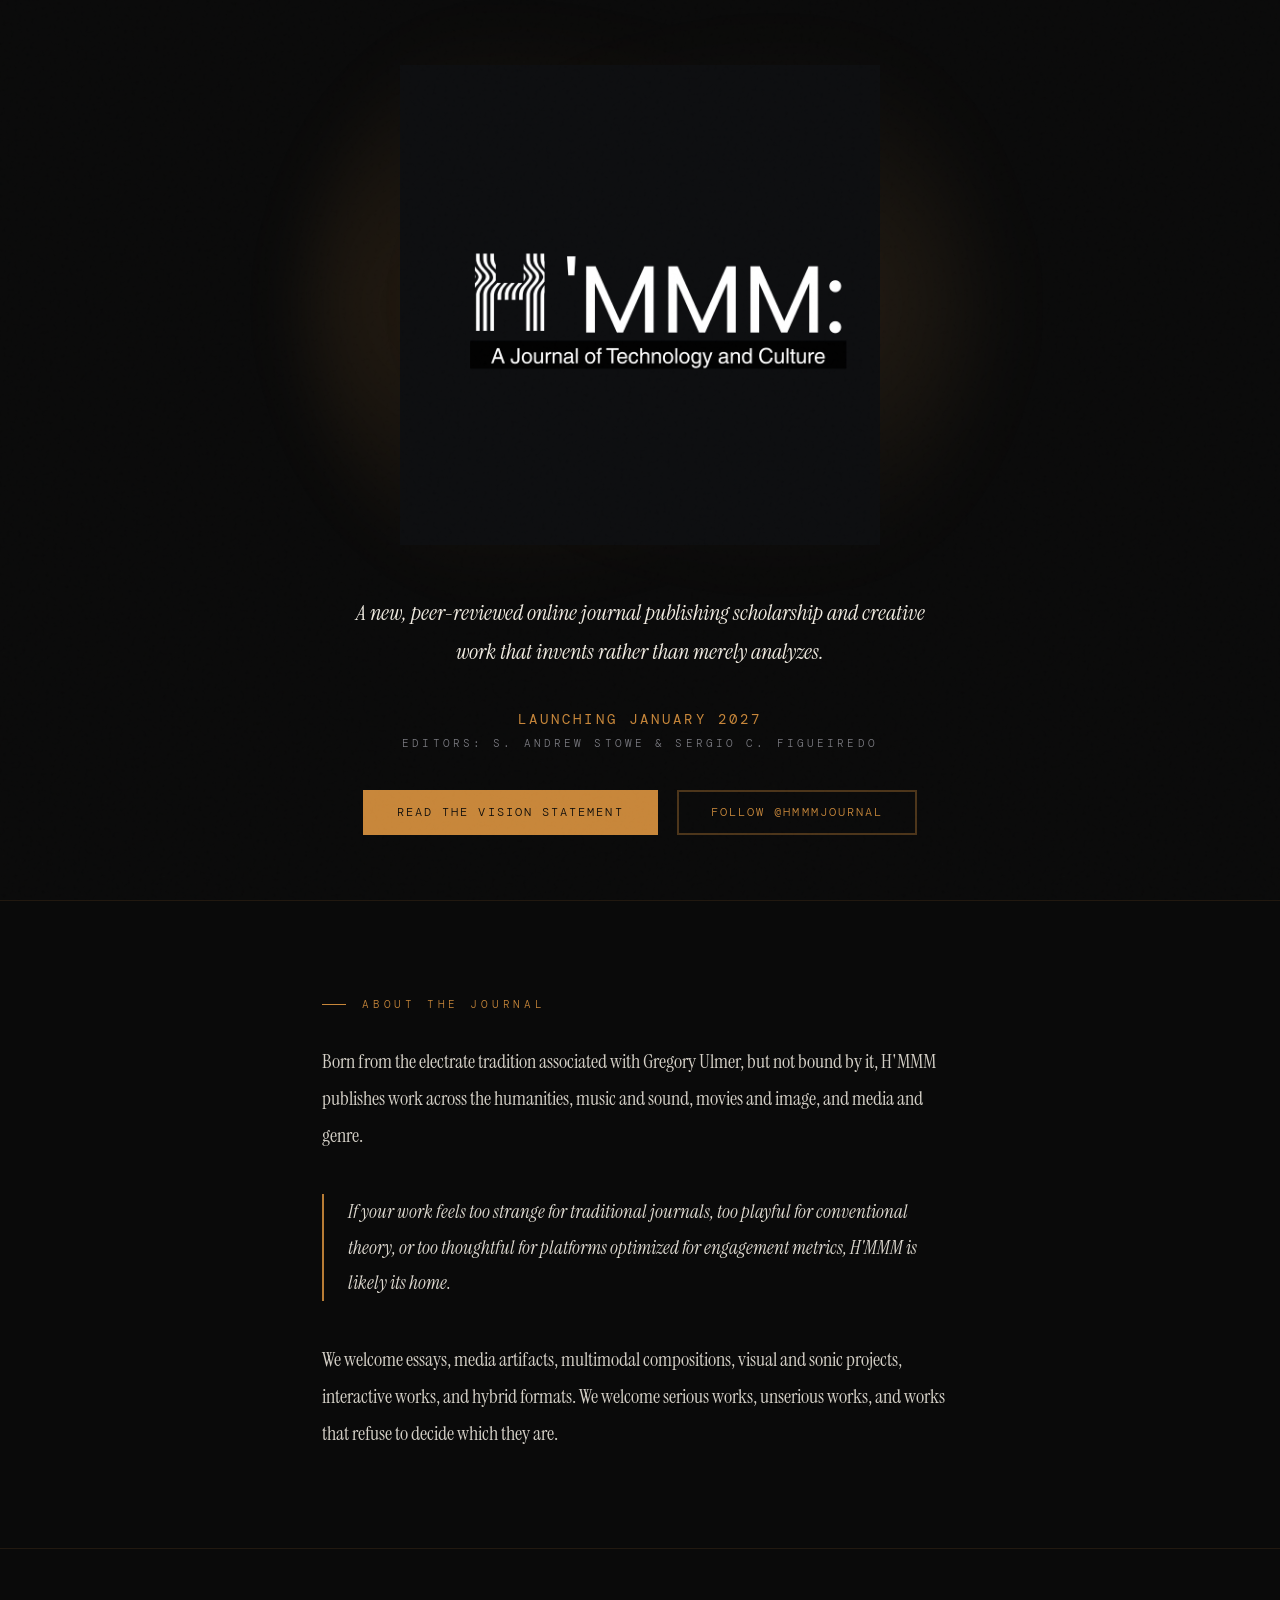
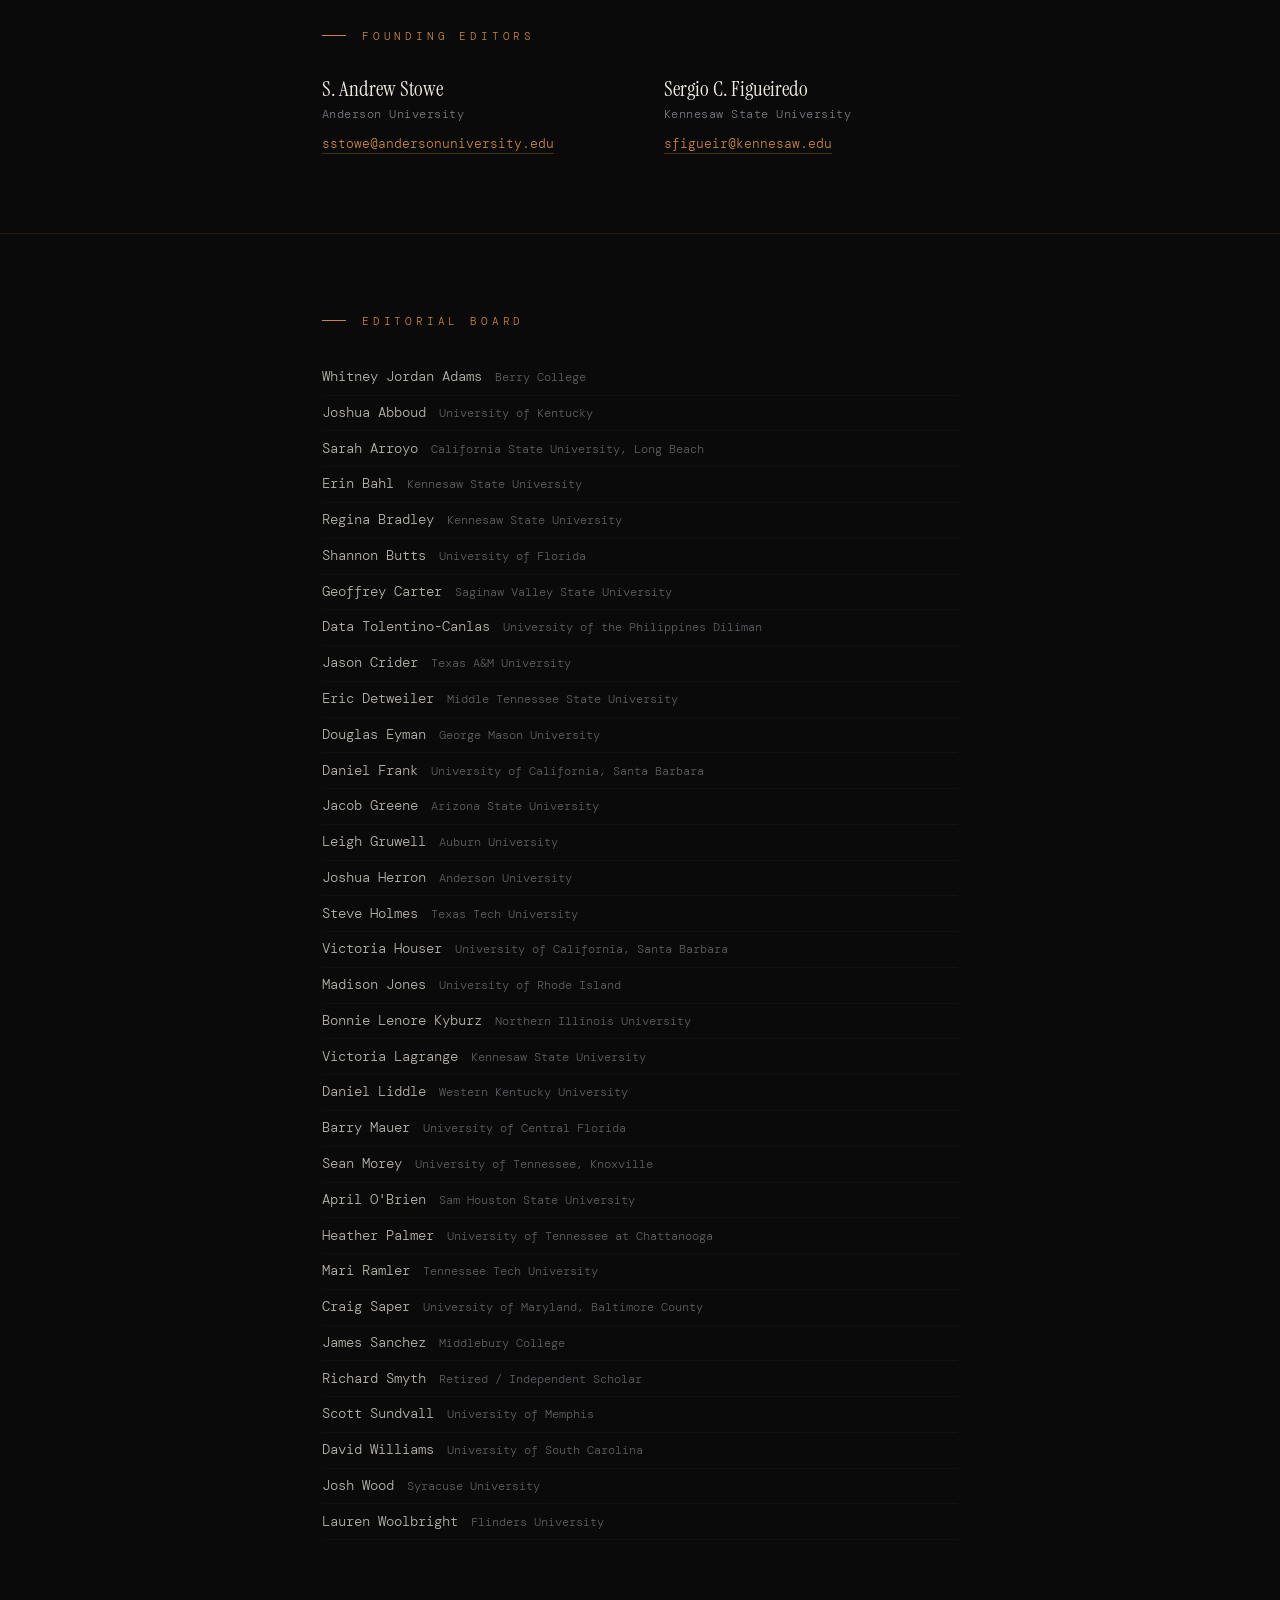
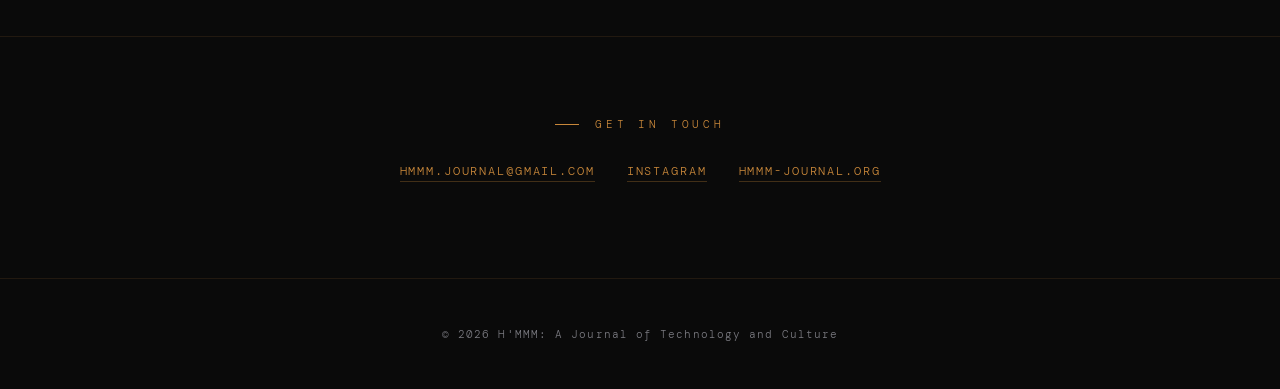
<file: index.html>
<!DOCTYPE html>
<html lang="en">
<head>
<meta charset="UTF-8">
<meta name="viewport" content="width=device-width, initial-scale=1.0">
<title>H'MMM: A Journal of Technology and Culture</title>
<meta name="description" content="H'MMM is a peer-reviewed online journal publishing scholarship and creative work that invents rather than merely analyzes.">
<link rel="preconnect" href="https://fonts.googleapis.com">
<link rel="preconnect" href="https://fonts.gstatic.com" crossorigin>
<link href="https://fonts.googleapis.com/css2?family=Bebas+Neue&family=Instrument+Serif:ital@0;1&family=DM+Mono:wght@300;400&display=swap" rel="stylesheet">
<style>
/* ── TOKENS ── */
:root {
  --black: #0a0a0a;
  --cream: #f0ebe1;
  --amber: #c8873a;
  --amber-light: #e8a856;
  --mid: #7a7a80;
  --groove: #111116;
  --border: rgba(200,135,58,0.12);
}

/* ── RESET ── */
*, *::before, *::after { margin: 0; padding: 0; box-sizing: border-box; }
html { scroll-behavior: smooth; }

body {
  background: var(--black);
  color: var(--cream);
  font-family: 'DM Mono', monospace;
  font-weight: 300;
  overflow-x: hidden;
  min-height: 100vh;
  -webkit-font-smoothing: antialiased;
}

/* subtle grain */
body::after {
  content: '';
  position: fixed;
  inset: 0;
  background-image: url("data:image/svg+xml,%3Csvg viewBox='0 0 256 256' xmlns='http://www.w3.org/2000/svg'%3E%3Cfilter id='n'%3E%3CfeTurbulence type='fractalNoise' baseFrequency='0.9' numOctaves='4' stitchTiles='stitch'/%3E%3C/filter%3E%3Crect width='100%25' height='100%25' filter='url(%23n)' opacity='0.03'/%3E%3C/svg%3E");
  pointer-events: none;
  z-index: 9000;
  opacity: 0.5;
}

a { color: inherit; }
a:focus-visible { outline: 2px solid var(--amber); outline-offset: 3px; border-radius: 2px; }
img { display: block; max-width: 100%; }

/* ── LAYOUT ── */
.page {
  max-width: 900px;
  margin: 0 auto;
  padding: 0 2rem;
}

/* ── HERO ── */
.hero {
  min-height: 100vh;
  display: flex;
  flex-direction: column;
  justify-content: center;
  align-items: center;
  text-align: center;
  padding: 4rem 2rem;
  position: relative;
}

.hero-logo {
  position: relative;
  z-index: 1;
}

.hero-logo-wrap {
  position: relative;
  display: inline-block;
  width: min(480px, 85vw);
  margin-bottom: 3rem;
  opacity: 0;
  animation: fadeUp 1s ease 0.2s forwards;
}

.hero-logo-wrap::before,
.hero-logo-wrap::after {
  content: '';
  position: absolute;
  inset: -20%;
  border-radius: 50%;
  pointer-events: none;
  z-index: 0;
}

.hero-logo-wrap::before {
  background: radial-gradient(ellipse at 30% 50%, rgba(200, 135, 58, 0.15) 0%, transparent 60%);
  animation: mistDrift1 8s ease-in-out infinite alternate;
  filter: blur(30px);
}

.hero-logo-wrap::after {
  background: radial-gradient(ellipse at 70% 50%, rgba(232, 168, 86, 0.12) 0%, transparent 55%);
  animation: mistDrift2 10s ease-in-out infinite alternate;
  filter: blur(40px);
}

@keyframes mistDrift1 {
  0% { transform: translate(-10%, 5%) scale(1); opacity: 0.6; }
  50% { transform: translate(5%, -8%) scale(1.1); opacity: 1; }
  100% { transform: translate(10%, 3%) scale(0.95); opacity: 0.7; }
}

@keyframes mistDrift2 {
  0% { transform: translate(8%, -5%) scale(1.05); opacity: 0.5; }
  50% { transform: translate(-5%, 8%) scale(0.9); opacity: 0.9; }
  100% { transform: translate(-10%, -3%) scale(1.1); opacity: 0.6; }
}

.hero-intro {
  font-family: 'Instrument Serif', serif;
  font-style: italic;
  font-size: clamp(1.15rem, 2.4vw, 1.4rem);
  line-height: 1.75;
  color: var(--cream);
  opacity: 0;
  max-width: 580px;
  animation: fadeUp 1s ease 0.5s forwards;
}

.hero-status {
  margin-top: 2.5rem;
  font-size: 0.78rem;
  letter-spacing: 0.25em;
  text-transform: uppercase;
  color: var(--mid);
  opacity: 0;
  animation: fadeUp 1s ease 0.8s forwards;
  display: flex;
  flex-direction: column;
  align-items: center;
  gap: 0.5rem;
}

.hero-status strong {
  color: var(--amber);
  font-weight: 400;
  font-size: 0.85rem;
}

.hero-status .editors-line {
  font-size: 0.68rem;
  color: var(--mid);
}

.hero-links {
  margin-top: 2.5rem;
  display: flex;
  gap: 1.2rem;
  flex-wrap: wrap;
  justify-content: center;
  opacity: 0;
  animation: fadeUp 1s ease 1s forwards;
}

.btn {
  display: inline-block;
  padding: 0.8rem 2rem;
  font-family: 'DM Mono', monospace;
  font-size: 0.72rem;
  letter-spacing: 0.18em;
  text-transform: uppercase;
  text-decoration: none;
  transition: all 0.25s ease;
}

.btn-primary {
  background: var(--amber);
  color: var(--black);
  border: 2px solid var(--amber);
}
.btn-primary:hover {
  background: var(--amber-light);
  border-color: var(--amber-light);
}

.btn-ghost {
  background: transparent;
  color: var(--amber);
  border: 2px solid rgba(200,135,58,0.35);
}
.btn-ghost:hover {
  border-color: var(--amber);
  background: rgba(200,135,58,0.07);
}

/* ── DIVIDER ── */
.divider {
  width: 100%;
  height: 1px;
  background: var(--border);
}

/* ── ABOUT SECTION ── */
.about {
  padding: 6rem 2rem;
  max-width: 700px;
  margin: 0 auto;
}

.section-label {
  font-size: 0.68rem;
  letter-spacing: 0.35em;
  text-transform: uppercase;
  color: var(--amber);
  margin-bottom: 2rem;
  display: flex;
  align-items: center;
  gap: 1rem;
}

.section-label::before {
  content: '';
  width: 24px;
  height: 1px;
  background: var(--amber);
}

.about p {
  font-family: 'Instrument Serif', serif;
  font-size: 1.25rem;
  line-height: 1.85;
  color: var(--cream);
  opacity: 0.88;
  margin-bottom: 1.5rem;
}

.about p:last-of-type {
  margin-bottom: 0;
}

.about .pullquote {
  font-style: italic;
  border-left: 2px solid var(--amber);
  padding-left: 1.5rem;
  margin: 2.5rem 0;
  opacity: 0.92;
  font-size: 1.2rem;
}

/* ── EDITORS ── */
.editors {
  padding: 5rem 2rem;
  max-width: 700px;
  margin: 0 auto;
}

.editor-row {
  display: flex;
  gap: 3rem;
  margin-top: 2rem;
}

.editor {
  flex: 1;
}

.editor-name {
  font-family: 'Instrument Serif', serif;
  font-size: 1.3rem;
  color: var(--cream);
  margin-bottom: 0.3rem;
}

.editor-affil {
  font-size: 0.78rem;
  color: var(--mid);
  letter-spacing: 0.04em;
  margin-bottom: 0.6rem;
}

.editor-email a {
  font-size: 0.82rem;
  color: var(--amber);
  text-decoration: none;
  border-bottom: 1px solid rgba(200,135,58,0.3);
  padding-bottom: 1px;
  transition: border-color 0.2s, color 0.2s;
}

.editor-email a:hover {
  color: var(--amber-light);
  border-color: var(--amber-light);
}

/* ── BOARD ── */
.board {
  padding: 5rem 2rem 6rem;
  max-width: 700px;
  margin: 0 auto;
}

.board-list {
  columns: 1;
  margin-top: 2rem;
  list-style: none;
}

.board-list li {
  font-size: 0.85rem;
  line-height: 1.5;
  color: var(--cream);
  opacity: 0.75;
  padding: 0.45rem 0;
  border-bottom: 1px solid rgba(255,255,255,0.04);
  break-inside: avoid;
}

.board-list li .inst {
  color: var(--mid);
  font-size: 0.75rem;
  display: inline;
  margin-left: 0.3rem;
}

/* ── CONTACT / LINKS ── */
.connect {
  padding: 5rem 2rem 6rem;
  max-width: 700px;
  margin: 0 auto;
  text-align: center;
}

.connect-links {
  display: flex;
  gap: 2rem;
  justify-content: center;
  flex-wrap: wrap;
  margin-top: 2rem;
}

.connect-link {
  font-size: 0.78rem;
  letter-spacing: 0.15em;
  text-transform: uppercase;
  color: var(--amber);
  text-decoration: none;
  padding-bottom: 2px;
  border-bottom: 1px solid rgba(200,135,58,0.3);
  transition: color 0.2s, border-color 0.2s;
}

.connect-link:hover {
  color: var(--amber-light);
  border-color: var(--amber-light);
}

/* ── FOOTER ── */
.site-footer {
  padding: 3rem 2rem;
  border-top: 1px solid var(--border);
  text-align: center;
}

.footer-text {
  font-size: 0.68rem;
  color: var(--mid);
  letter-spacing: 0.1em;
}

/* ── SCROLL REVEAL ── */
.reveal {
  opacity: 0;
  transform: translateY(24px);
  transition: opacity 0.7s ease, transform 0.7s ease;
}

.reveal.visible {
  opacity: 1;
  transform: translateY(0);
}

/* ── ANIMATIONS ── */
@keyframes fadeUp {
  from { opacity: 0; transform: translateY(20px); }
  to { opacity: 1; transform: translateY(0); }
}

/* ── REDUCED MOTION ── */
@media (prefers-reduced-motion: reduce) {
  *, *::before, *::after {
    animation-duration: 0.01ms !important;
    animation-iteration-count: 1 !important;
    transition-duration: 0.01ms !important;
  }
  .reveal { opacity: 1 !important; transform: none !important; }
}

/* ── RESPONSIVE ── */
@media (max-width: 700px) {
  .editor-row {
    flex-direction: column;
    gap: 2rem;
  }
  .hero {
    padding: 3rem 1.5rem;
  }
  .about, .editors, .board, .connect {
    padding-left: 1.5rem;
    padding-right: 1.5rem;
  }
}
</style>
</head>
<body>

<!-- ═══ HERO ═══ -->
<section class="hero">
  <div class="hero-logo-wrap">
    <img src="square_bigger.png" alt="H'MMM: A Journal of Technology and Culture" class="hero-logo">
  </div>

  <p class="hero-intro">
    A new, peer-reviewed online journal publishing scholarship and creative work that invents rather than merely analyzes.
  </p>

  <div class="hero-status">
    <strong>Launching January 2027</strong>
    <span class="editors-line">Editors: S. Andrew Stowe &amp; Sergio C. Figueiredo</span>
  </div>

  <div class="hero-links">
    <a href="https://drive.google.com/file/d/1rrfmoF2jsEq9FW0tFNwxsg5_4T8H3l1L/view?usp=sharing" target="_blank" rel="noopener" class="btn btn-primary">Read the Vision Statement</a>
    <a href="https://www.instagram.com/hmmmjournal" target="_blank" rel="noopener" class="btn btn-ghost">Follow @hmmmjournal</a>
  </div>
</section>

<div class="divider"></div>

<!-- ═══ ABOUT ═══ -->
<section class="about reveal">
  <div class="section-label">About the Journal</div>

  <p>
    Born from the electrate tradition associated with Gregory Ulmer, but not bound by it, H'MMM publishes work across the humanities, music and sound, movies and image, and media and genre.
  </p>

  <p class="pullquote">
    If your work feels too strange for traditional journals, too playful for conventional theory, or too thoughtful for platforms optimized for engagement metrics, H'MMM is likely its home.
  </p>

  <p>
    We welcome essays, media artifacts, multimodal compositions, visual and sonic projects, interactive works, and hybrid formats. We welcome serious works, unserious works, and works that refuse to decide which they are.
  </p>
</section>

<div class="divider"></div>

<!-- ═══ FOUNDING EDITORS ═══ -->
<section class="editors reveal">
  <div class="section-label">Founding Editors</div>

  <div class="editor-row">
    <div class="editor">
      <div class="editor-name">S. Andrew Stowe</div>
      <div class="editor-affil">Anderson University</div>
      <div class="editor-email"><a href="mailto:sstowe@andersonuniversity.edu">sstowe@andersonuniversity.edu</a></div>
    </div>
    <div class="editor">
      <div class="editor-name">Sergio C. Figueiredo</div>
      <div class="editor-affil">Kennesaw State University</div>
      <div class="editor-email"><a href="mailto:sfigueir@kennesaw.edu">sfigueir@kennesaw.edu</a></div>
    </div>
  </div>
</section>

<div class="divider"></div>

<!-- ═══ EDITORIAL BOARD ═══ -->
<section class="board reveal">
  <div class="section-label">Editorial Board</div>

  <ul class="board-list">
    <li>Whitney Jordan Adams <span class="inst">Berry College</span></li>
    <li>Joshua Abboud <span class="inst">University of Kentucky</span></li>
    <li>Sarah Arroyo <span class="inst">California State University, Long Beach</span></li>
    <li>Erin Bahl <span class="inst">Kennesaw State University</span></li>
    <li>Regina Bradley <span class="inst">Kennesaw State University</span></li>
    <li>Shannon Butts <span class="inst">University of Florida</span></li>
    <li>Geoffrey Carter <span class="inst">Saginaw Valley State University</span></li>
    <li>Data Tolentino-Canlas <span class="inst">University of the Philippines Diliman</span></li>
    <li>Jason Crider <span class="inst">Texas A&amp;M University</span></li>
    <li>Eric Detweiler <span class="inst">Middle Tennessee State University</span></li>
    <li>Douglas Eyman <span class="inst">George Mason University</span></li>
    <li>Daniel Frank <span class="inst">University of California, Santa Barbara</span></li>
    <li>Jacob Greene <span class="inst">Arizona State University</span></li>
    <li>Leigh Gruwell <span class="inst">Auburn University</span></li>
    <li>Joshua Herron <span class="inst">Anderson University</span></li>
    <li>Steve Holmes <span class="inst">Texas Tech University</span></li>
    <li>Victoria Houser <span class="inst">University of California, Santa Barbara</span></li>
    <li>Madison Jones <span class="inst">University of Rhode Island</span></li>
    <li>Bonnie Lenore Kyburz <span class="inst">Northern Illinois University</span></li>
    <li>Victoria Lagrange <span class="inst">Kennesaw State University</span></li>
    <li>Daniel Liddle <span class="inst">Western Kentucky University</span></li>
    <li>Barry Mauer <span class="inst">University of Central Florida</span></li>
    <li>Sean Morey <span class="inst">University of Tennessee, Knoxville</span></li>
    <li>April O'Brien <span class="inst">Sam Houston State University</span></li>
    <li>Heather Palmer <span class="inst">University of Tennessee at Chattanooga</span></li>
    <li>Mari Ramler <span class="inst">Tennessee Tech University</span></li>
    <li>Craig Saper <span class="inst">University of Maryland, Baltimore County</span></li>
    <li>James Sanchez <span class="inst">Middlebury College</span></li>
    <li>Richard Smyth <span class="inst">Retired / Independent Scholar</span></li>
    <li>Scott Sundvall <span class="inst">University of Memphis</span></li>
    <li>David Williams <span class="inst">University of South Carolina</span></li>
    <li>Josh Wood <span class="inst">Syracuse University</span></li>
    <li>Lauren Woolbright <span class="inst">Flinders University</span></li>
  </ul>
</section>

<div class="divider"></div>

<!-- ═══ CONNECT ═══ -->
<section class="connect reveal">
  <div class="section-label" style="justify-content: center;">Get in Touch</div>

  <div class="connect-links">
    <a href="mailto:hmmm.journal@gmail.com" class="connect-link">hmmm.journal@gmail.com</a>
    <a href="https://www.instagram.com/hmmmjournal" target="_blank" rel="noopener" class="connect-link">Instagram</a>
    <a href="https://www.hmmm-journal.org" class="connect-link">hmmm-journal.org</a>
  </div>
</section>

<!-- ═══ FOOTER ═══ -->
<footer class="site-footer">
  <p class="footer-text">&copy; 2026 H'MMM: A Journal of Technology and Culture</p>
</footer>

<!-- ═══ SCROLL REVEAL ═══ -->
<script>
const obs = new IntersectionObserver(entries => {
  entries.forEach(en => {
    if (en.isIntersecting) {
      en.target.classList.add('visible');
      obs.unobserve(en.target);
    }
  });
}, { threshold: 0.1 });
document.querySelectorAll('.reveal').forEach(el => obs.observe(el));
</script>

</body>
</html>
</file>
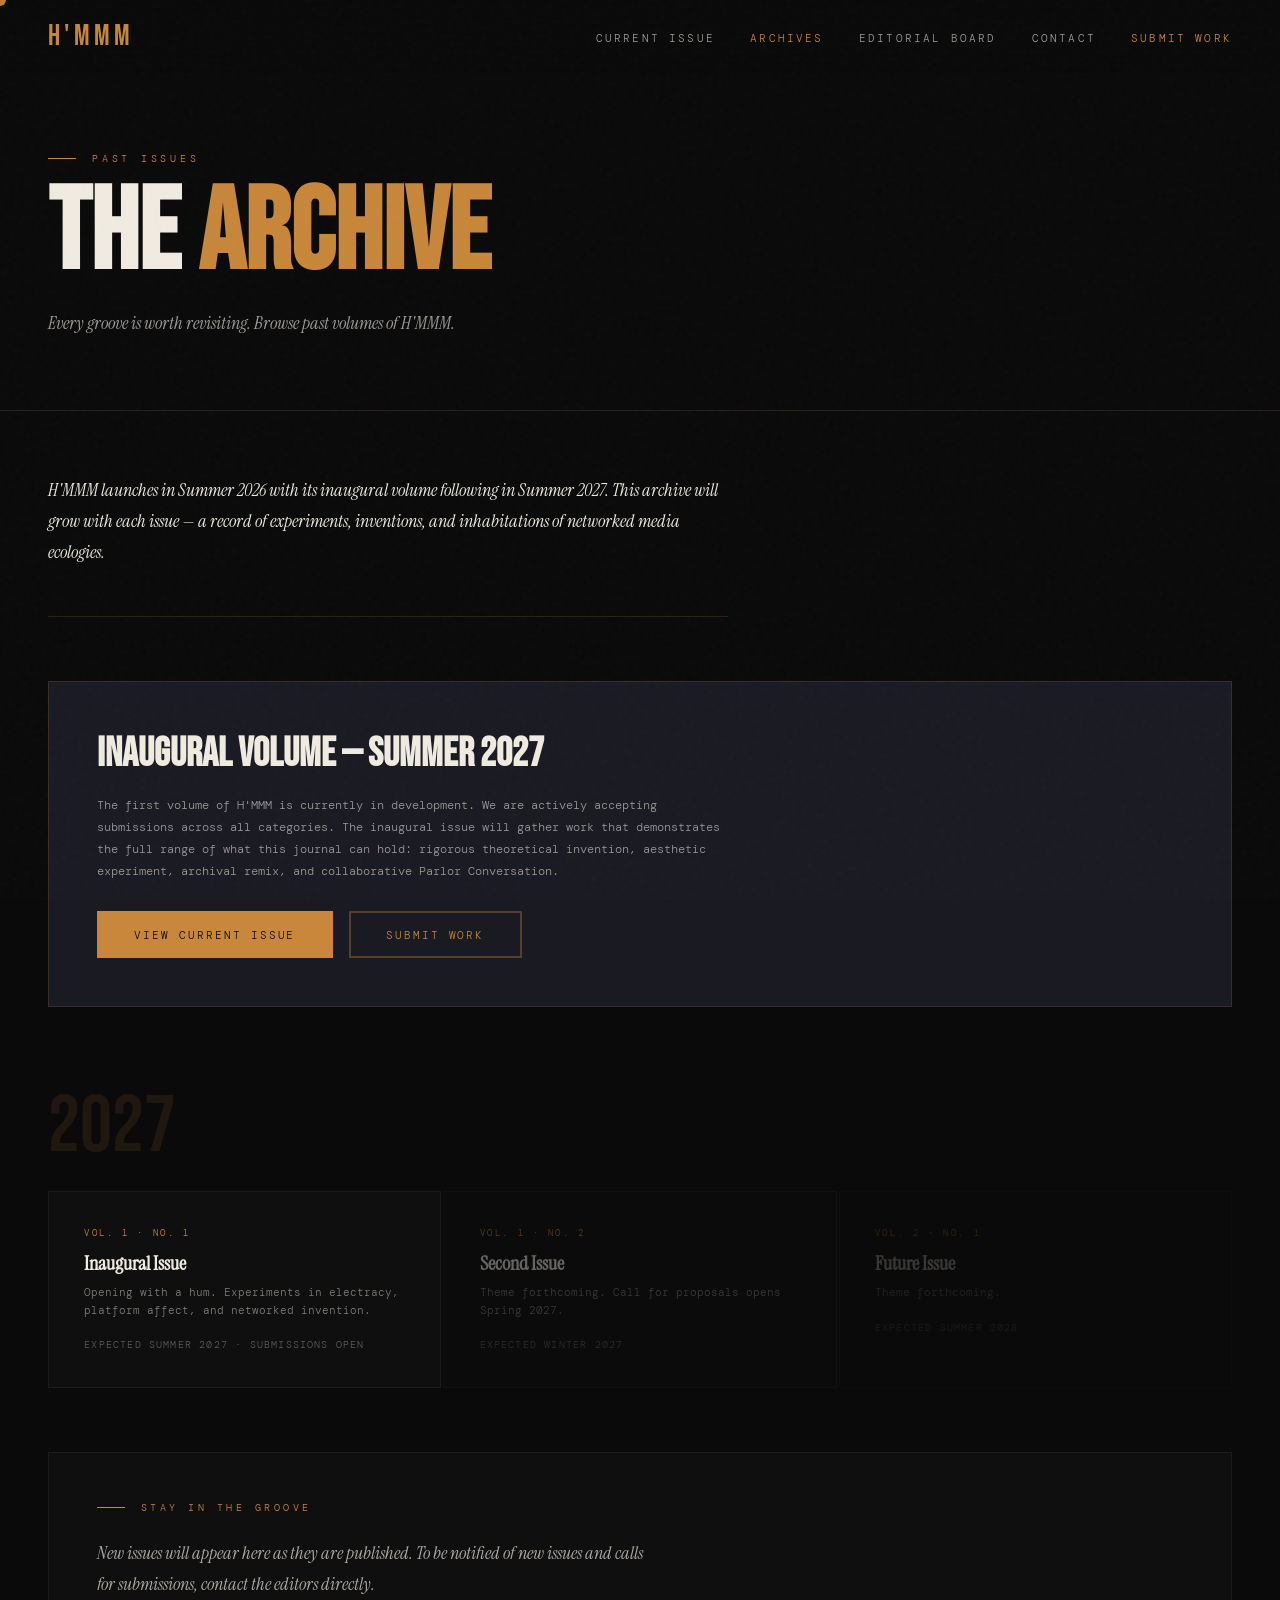
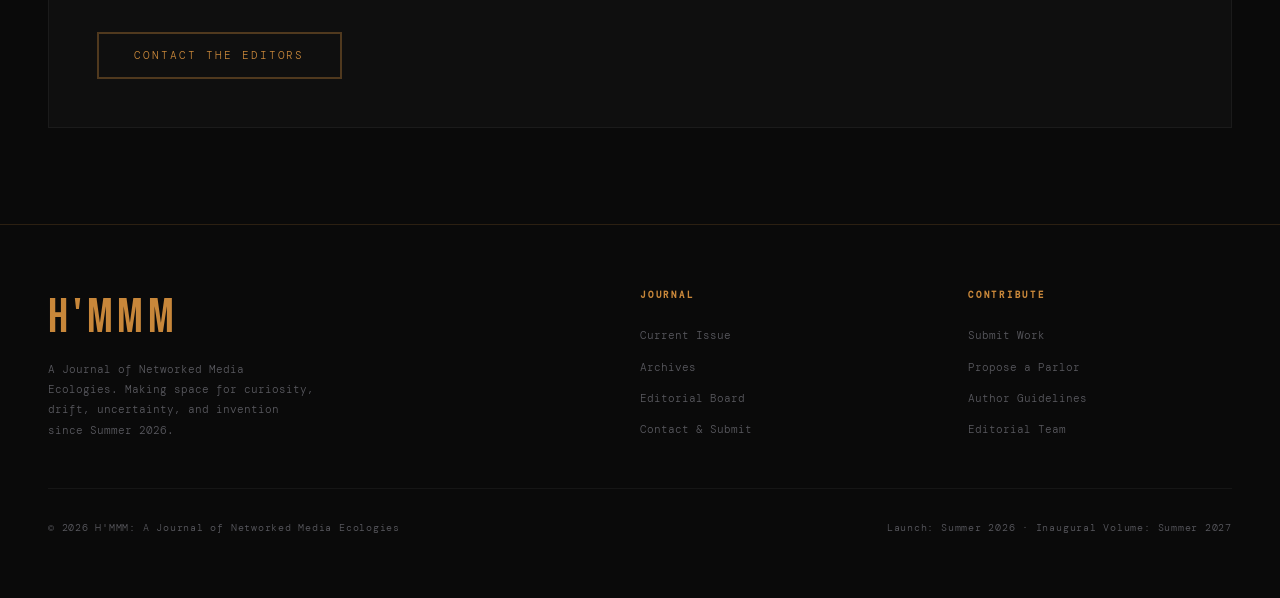
<file: archives.html>
<!DOCTYPE html>
<html lang="en">
<head>
<meta charset="UTF-8">
<meta name="viewport" content="width=device-width, initial-scale=1.0">
<title>Archives — H'MMM: A Journal of Networked Media Ecologies</title>
<link rel="preconnect" href="https://fonts.googleapis.com">
<link rel="preconnect" href="https://fonts.gstatic.com" crossorigin>
<link href="https://fonts.googleapis.com/css2?family=Instrument+Serif:ital@0;1&family=DM+Mono:ital,wght@0,300;0,400;1,300&family=Bebas+Neue&display=swap" rel="stylesheet">
<link rel="stylesheet" href="style.css">
</head>
<body>
<a href="#main-content" class="skip-link">Skip to main content</a>
<div class="cursor" id="cursor" aria-hidden="true"></div>

<nav class="site-nav" aria-label="Main navigation">
  <a href="index.html" class="nav-logo" aria-label="H'MMM Home">H'MMM</a>
  <ul class="nav-links">
    <li><a href="current-issue.html">Current Issue</a></li>
    <li><a href="archives.html" aria-current="page">Archives</a></li>
    <li><a href="editorial-board.html">Editorial Board</a></li>
    <li><a href="contact.html">Contact</a></li>
    <li><a href="contact.html" class="nav-cta">Submit Work</a></li>
  </ul>
  <button class="nav-burger" id="nav-burger" aria-label="Toggle navigation menu" aria-expanded="false" aria-controls="mobile-nav">
    <span></span><span></span><span></span>
  </button>
</nav>

<div class="mobile-menu" id="mobile-nav" role="navigation" aria-label="Mobile navigation">
  <a href="index.html">Home</a>
  <a href="current-issue.html">Current Issue</a>
  <a href="archives.html" aria-current="page">Archives</a>
  <a href="editorial-board.html">Editorial Board</a>
  <a href="contact.html">Contact &amp; Submit</a>
</div>

<main id="main-content">
  <div class="page-hero">
    <p class="page-eyebrow">Past Issues</p>
    <h1>The <em>Archive</em></h1>
    <p class="page-hero-sub">Every groove is worth revisiting. Browse past volumes of H'MMM.</p>
  </div>

  <div class="arch-body inner">

    <p class="arch-intro reveal">H'MMM launches in Summer 2026 with its inaugural volume following in Summer 2027. This archive will grow with each issue — a record of experiments, inventions, and inhabitations of networked media ecologies.</p>

    <div class="arch-upcoming reveal">
      <h2>Inaugural Volume — Summer 2027</h2>
      <p>The first volume of H'MMM is currently in development. We are actively accepting submissions across all categories. The inaugural issue will gather work that demonstrates the full range of what this journal can hold: rigorous theoretical invention, aesthetic experiment, archival remix, and collaborative Parlor Conversation.</p>
      <div style="display:flex;gap:1rem;flex-wrap:wrap;">
        <a href="current-issue.html" class="btn btn-amber">View Current Issue</a>
        <a href="contact.html" class="btn btn-ghost">Submit Work</a>
      </div>
    </div>

    <div style="margin-top:5rem;" class="reveal">
      <div class="arch-year" aria-hidden="true">2027</div>
      <div class="arch-grid">
        <div class="arch-card">
          <p class="arch-vol">Vol. 1 &middot; No. 1</p>
          <h3 class="arch-title">Inaugural Issue</h3>
          <p class="arch-theme">Opening with a hum. Experiments in electracy, platform affect, and networked invention.</p>
          <p class="arch-count">Expected Summer 2027 &middot; Submissions Open</p>
        </div>
        <div class="arch-card" style="opacity:.4;pointer-events:none;" aria-hidden="true">
          <p class="arch-vol">Vol. 1 &middot; No. 2</p>
          <h3 class="arch-title">Second Issue</h3>
          <p class="arch-theme">Theme forthcoming. Call for proposals opens Spring 2027.</p>
          <p class="arch-count">Expected Winter 2027</p>
        </div>
        <div class="arch-card" style="opacity:.2;pointer-events:none;" aria-hidden="true">
          <p class="arch-vol">Vol. 2 &middot; No. 1</p>
          <h3 class="arch-title">Future Issue</h3>
          <p class="arch-theme">Theme forthcoming.</p>
          <p class="arch-count">Expected Summer 2028</p>
        </div>
      </div>
    </div>

    <div style="margin-top:4rem;padding:3rem;background:rgba(255,255,255,.02);border:1px solid rgba(255,255,255,.05);" class="reveal">
      <p class="section-label" style="margin-bottom:1.5rem;">Stay in the groove</p>
      <p style="font-family:'Instrument Serif',serif;font-style:italic;font-size:1.15rem;line-height:1.7;opacity:.7;max-width:560px;margin-bottom:2rem;">New issues will appear here as they are published. To be notified of new issues and calls for submissions, contact the editors directly.</p>
      <a href="contact.html" class="btn btn-ghost">Contact the Editors</a>
    </div>

  </div>
</main>

<footer class="site-footer">
  <div class="footer-inner">
    <div class="footer-brand">
      <div class="footer-logo" aria-label="H'MMM Journal">H'MMM</div>
      <p>A Journal of Networked Media Ecologies. Making space for curiosity, drift, uncertainty, and invention since Summer 2026.</p>
    </div>
    <nav class="footer-col" aria-label="Journal pages">
      <h3>Journal</h3>
      <ul>
        <li><a href="current-issue.html">Current Issue</a></li>
        <li><a href="archives.html">Archives</a></li>
        <li><a href="editorial-board.html">Editorial Board</a></li>
        <li><a href="contact.html">Contact &amp; Submit</a></li>
      </ul>
    </nav>
    <nav class="footer-col" aria-label="Contribute">
      <h3>Contribute</h3>
      <ul>
        <li><a href="contact.html">Submit Work</a></li>
        <li><a href="contact.html#parlor">Propose a Parlor</a></li>
        <li><a href="contact.html#guidelines">Author Guidelines</a></li>
        <li><a href="editorial-board.html">Editorial Team</a></li>
      </ul>
    </nav>
  </div>
  <div class="footer-bottom">
    <p>&copy; 2026 H'MMM: A Journal of Networked Media Ecologies</p>
    <p>Launch: Summer 2026 &middot; Inaugural Volume: Summer 2027</p>
  </div>
</footer>

<script src="main.js"></script>
</body>
</html>
</file>
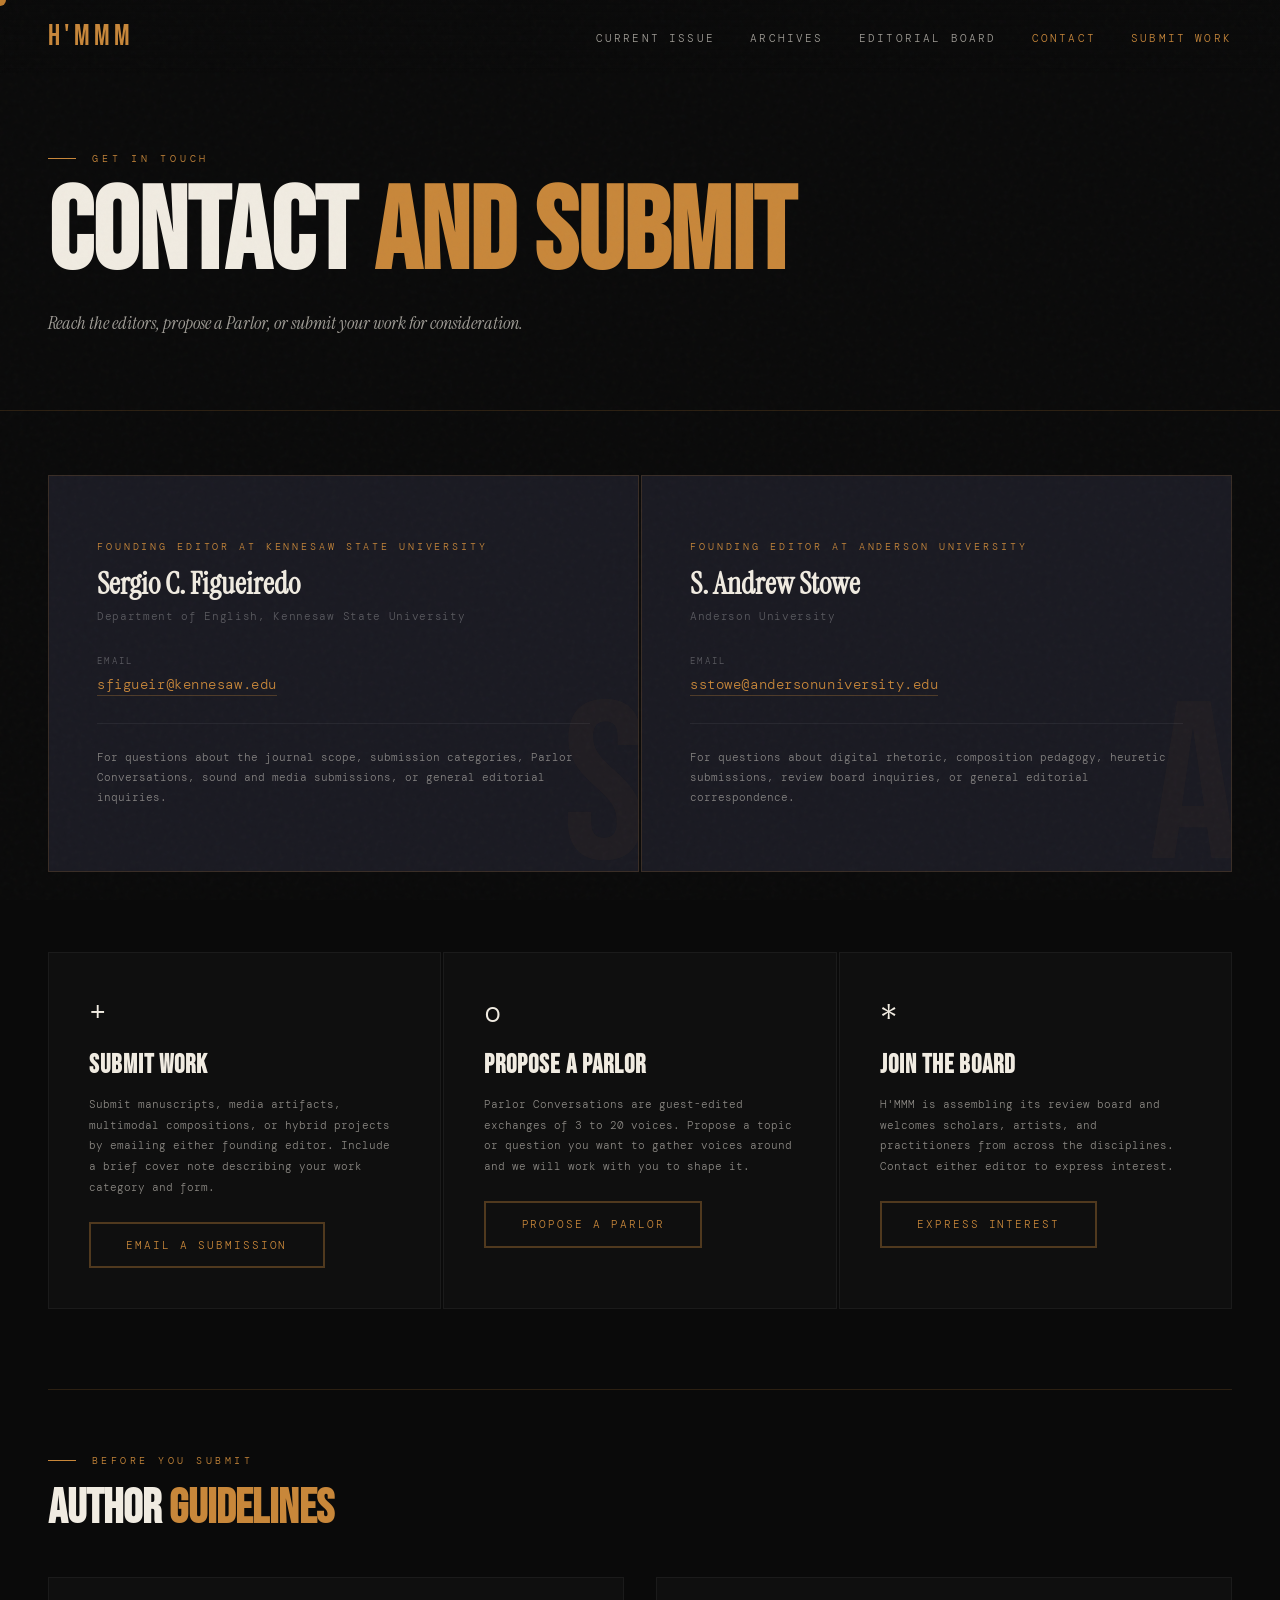
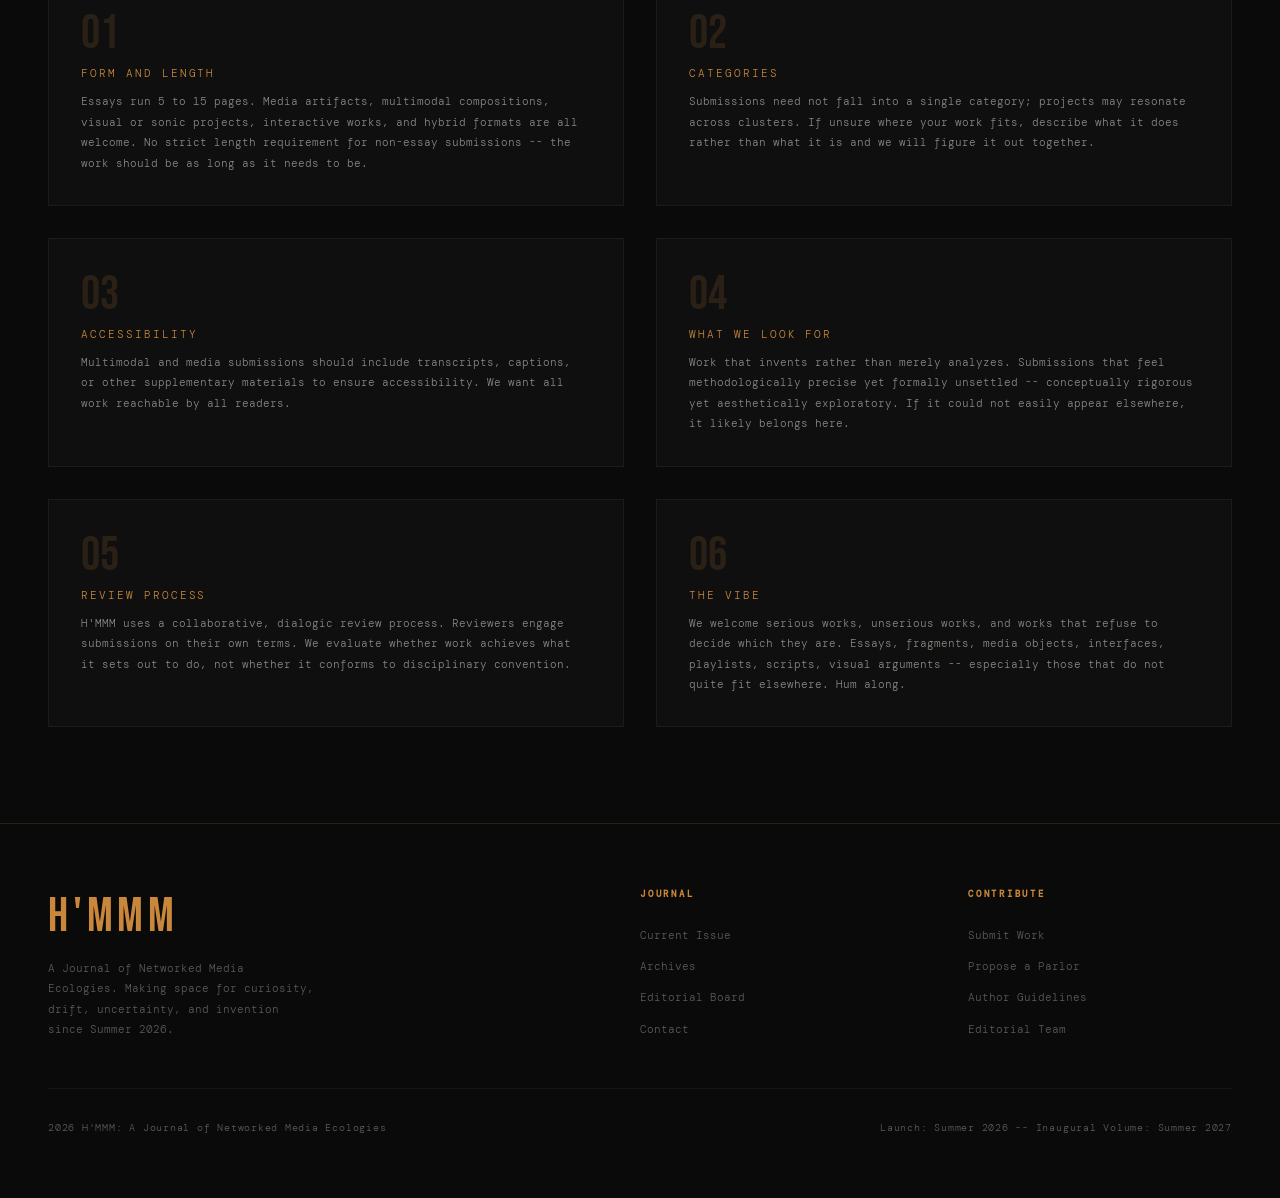
<file: contact.html>
<!DOCTYPE html>
<html lang="en">
<head>
<meta charset="UTF-8">
<meta name="viewport" content="width=device-width, initial-scale=1.0">
<title>Contact - HMMM Journal</title>
<link rel="preconnect" href="https://fonts.googleapis.com">
<link rel="preconnect" href="https://fonts.gstatic.com" crossorigin>
<link href="https://fonts.googleapis.com/css2?family=Instrument+Serif:ital@0;1&family=DM+Mono:ital,wght@0,300;0,400;1,300&family=Bebas+Neue&display=swap" rel="stylesheet">
<link rel="stylesheet" href="style.css">
</head>
<body>
<a href="#main-content" class="skip-link">Skip to main content</a>
<div class="cursor" id="cursor" aria-hidden="true"></div>
<nav class="site-nav" aria-label="Main navigation">
  <a href="index.html" class="nav-logo">H'MMM</a>
  <ul class="nav-links">
    <li><a href="current-issue.html">Current Issue</a></li>
    <li><a href="archives.html">Archives</a></li>
    <li><a href="editorial-board.html">Editorial Board</a></li>
    <li><a href="contact.html" aria-current="page">Contact</a></li>
    <li><a href="contact.html" class="nav-cta">Submit Work</a></li>
  </ul>
  <button class="nav-burger" id="nav-burger" aria-label="Toggle menu" aria-expanded="false" aria-controls="mobile-nav"><span></span><span></span><span></span></button>
</nav>
<div class="mobile-menu" id="mobile-nav" role="navigation" aria-label="Mobile nav">
  <a href="index.html">Home</a>
  <a href="current-issue.html">Current Issue</a>
  <a href="archives.html">Archives</a>
  <a href="editorial-board.html">Editorial Board</a>
  <a href="contact.html" aria-current="page">Contact</a>
</div>
<main id="main-content">
  <div class="page-hero">
    <p class="page-eyebrow">Get in Touch</p>
    <h1>Contact <em>and Submit</em></h1>
    <p class="page-hero-sub">Reach the editors, propose a Parlor, or submit your work for consideration.</p>
  </div>
  <div class="contact-body inner">
    <div class="contact-grid">
      <div class="contact-editor reveal">
        <div class="bg-letter" aria-hidden="true">S</div>
        <p class="ce-label">Founding Editor at Kennesaw State University</p>
        <h2 class="ce-name">Sergio C. Figueiredo</h2>
        <p class="ce-affil">Department of English, Kennesaw State University</p>
        <div class="ce-email-block">
          <label>Email</label>
          <a href="mailto:sfigueir@kennesaw.edu">sfigueir@kennesaw.edu</a>
        </div>
        <p class="ce-note">For questions about the journal scope, submission categories, Parlor Conversations, sound and media submissions, or general editorial inquiries.</p>
      </div>
      <div class="contact-editor reveal">
        <div class="bg-letter" aria-hidden="true">A</div>
        <p class="ce-label">Founding Editor at Anderson University</p>
        <h2 class="ce-name">S. Andrew Stowe</h2>
        <p class="ce-affil">Anderson University</p>
        <div class="ce-email-block">
          <label>Email</label>
          <a href="mailto:sstowe@andersonuniversity.edu">sstowe@andersonuniversity.edu</a>
        </div>
        <p class="ce-note">For questions about digital rhetoric, composition pedagogy, heuretic submissions, review board inquiries, or general editorial correspondence.</p>
      </div>
    </div>
    <div class="contact-sections">
      <div class="contact-box reveal">
        <div class="cb-icon" aria-hidden="true">+</div>
        <h3 class="cb-title">Submit Work</h3>
        <p class="cb-body">Submit manuscripts, media artifacts, multimodal compositions, or hybrid projects by emailing either founding editor. Include a brief cover note describing your work category and form.</p>
        <a href="mailto:sfigueir@kennesaw.edu" class="btn btn-ghost">Email a Submission</a>
      </div>
      <div class="contact-box reveal" id="parlor">
        <div class="cb-icon" aria-hidden="true">o</div>
        <h3 class="cb-title">Propose a Parlor</h3>
        <p class="cb-body">Parlor Conversations are guest-edited exchanges of 3 to 20 voices. Propose a topic or question you want to gather voices around and we will work with you to shape it.</p>
        <a href="mailto:sstowe@andersonuniversity.edu" class="btn btn-ghost">Propose a Parlor</a>
      </div>
      <div class="contact-box reveal">
        <div class="cb-icon" aria-hidden="true">*</div>
        <h3 class="cb-title">Join the Board</h3>
        <p class="cb-body">H'MMM is assembling its review board and welcomes scholars, artists, and practitioners from across the disciplines. Contact either editor to express interest.</p>
        <a href="mailto:sfigueir@kennesaw.edu" class="btn btn-ghost">Express Interest</a>
      </div>
    </div>
    <section class="guidelines-section" id="guidelines" aria-labelledby="gl-h">
      <p class="section-label reveal">Before You Submit</p>
      <h2 id="gl-h" class="reveal">Author <em>Guidelines</em></h2>
      <div class="gl-grid">
        <div class="gl-item reveal">
          <div class="gl-num" aria-hidden="true">01</div>
          <p class="gl-title">Form and Length</p>
          <p class="gl-text">Essays run 5 to 15 pages. Media artifacts, multimodal compositions, visual or sonic projects, interactive works, and hybrid formats are all welcome. No strict length requirement for non-essay submissions -- the work should be as long as it needs to be.</p>
        </div>
        <div class="gl-item reveal">
          <div class="gl-num" aria-hidden="true">02</div>
          <p class="gl-title">Categories</p>
          <p class="gl-text">Submissions need not fall into a single category; projects may resonate across clusters. If unsure where your work fits, describe what it does rather than what it is and we will figure it out together.</p>
        </div>
        <div class="gl-item reveal">
          <div class="gl-num" aria-hidden="true">03</div>
          <p class="gl-title">Accessibility</p>
          <p class="gl-text">Multimodal and media submissions should include transcripts, captions, or other supplementary materials to ensure accessibility. We want all work reachable by all readers.</p>
        </div>
        <div class="gl-item reveal">
          <div class="gl-num" aria-hidden="true">04</div>
          <p class="gl-title">What We Look For</p>
          <p class="gl-text">Work that invents rather than merely analyzes. Submissions that feel methodologically precise yet formally unsettled -- conceptually rigorous yet aesthetically exploratory. If it could not easily appear elsewhere, it likely belongs here.</p>
        </div>
        <div class="gl-item reveal">
          <div class="gl-num" aria-hidden="true">05</div>
          <p class="gl-title">Review Process</p>
          <p class="gl-text">H'MMM uses a collaborative, dialogic review process. Reviewers engage submissions on their own terms. We evaluate whether work achieves what it sets out to do, not whether it conforms to disciplinary convention.</p>
        </div>
        <div class="gl-item reveal">
          <div class="gl-num" aria-hidden="true">06</div>
          <p class="gl-title">The Vibe</p>
          <p class="gl-text">We welcome serious works, unserious works, and works that refuse to decide which they are. Essays, fragments, media objects, interfaces, playlists, scripts, visual arguments -- especially those that do not quite fit elsewhere. Hum along.</p>
        </div>
      </div>
    </section>
  </div>
</main>
<footer class="site-footer">
  <div class="footer-inner">
    <div class="footer-brand">
      <div class="footer-logo">H'MMM</div>
      <p>A Journal of Networked Media Ecologies. Making space for curiosity, drift, uncertainty, and invention since Summer 2026.</p>
    </div>
    <nav class="footer-col" aria-label="Journal pages">
      <h3>Journal</h3>
      <ul>
        <li><a href="current-issue.html">Current Issue</a></li>
        <li><a href="archives.html">Archives</a></li>
        <li><a href="editorial-board.html">Editorial Board</a></li>
        <li><a href="contact.html">Contact</a></li>
      </ul>
    </nav>
    <nav class="footer-col" aria-label="Contribute">
      <h3>Contribute</h3>
      <ul>
        <li><a href="contact.html">Submit Work</a></li>
        <li><a href="contact.html#parlor">Propose a Parlor</a></li>
        <li><a href="contact.html#guidelines">Author Guidelines</a></li>
        <li><a href="editorial-board.html">Editorial Team</a></li>
      </ul>
    </nav>
  </div>
  <div class="footer-bottom">
    <p>2026 H'MMM: A Journal of Networked Media Ecologies</p>
    <p>Launch: Summer 2026 -- Inaugural Volume: Summer 2027</p>
  </div>
</footer>
<script src="main.js"></script>
</body>
</html>
</file>
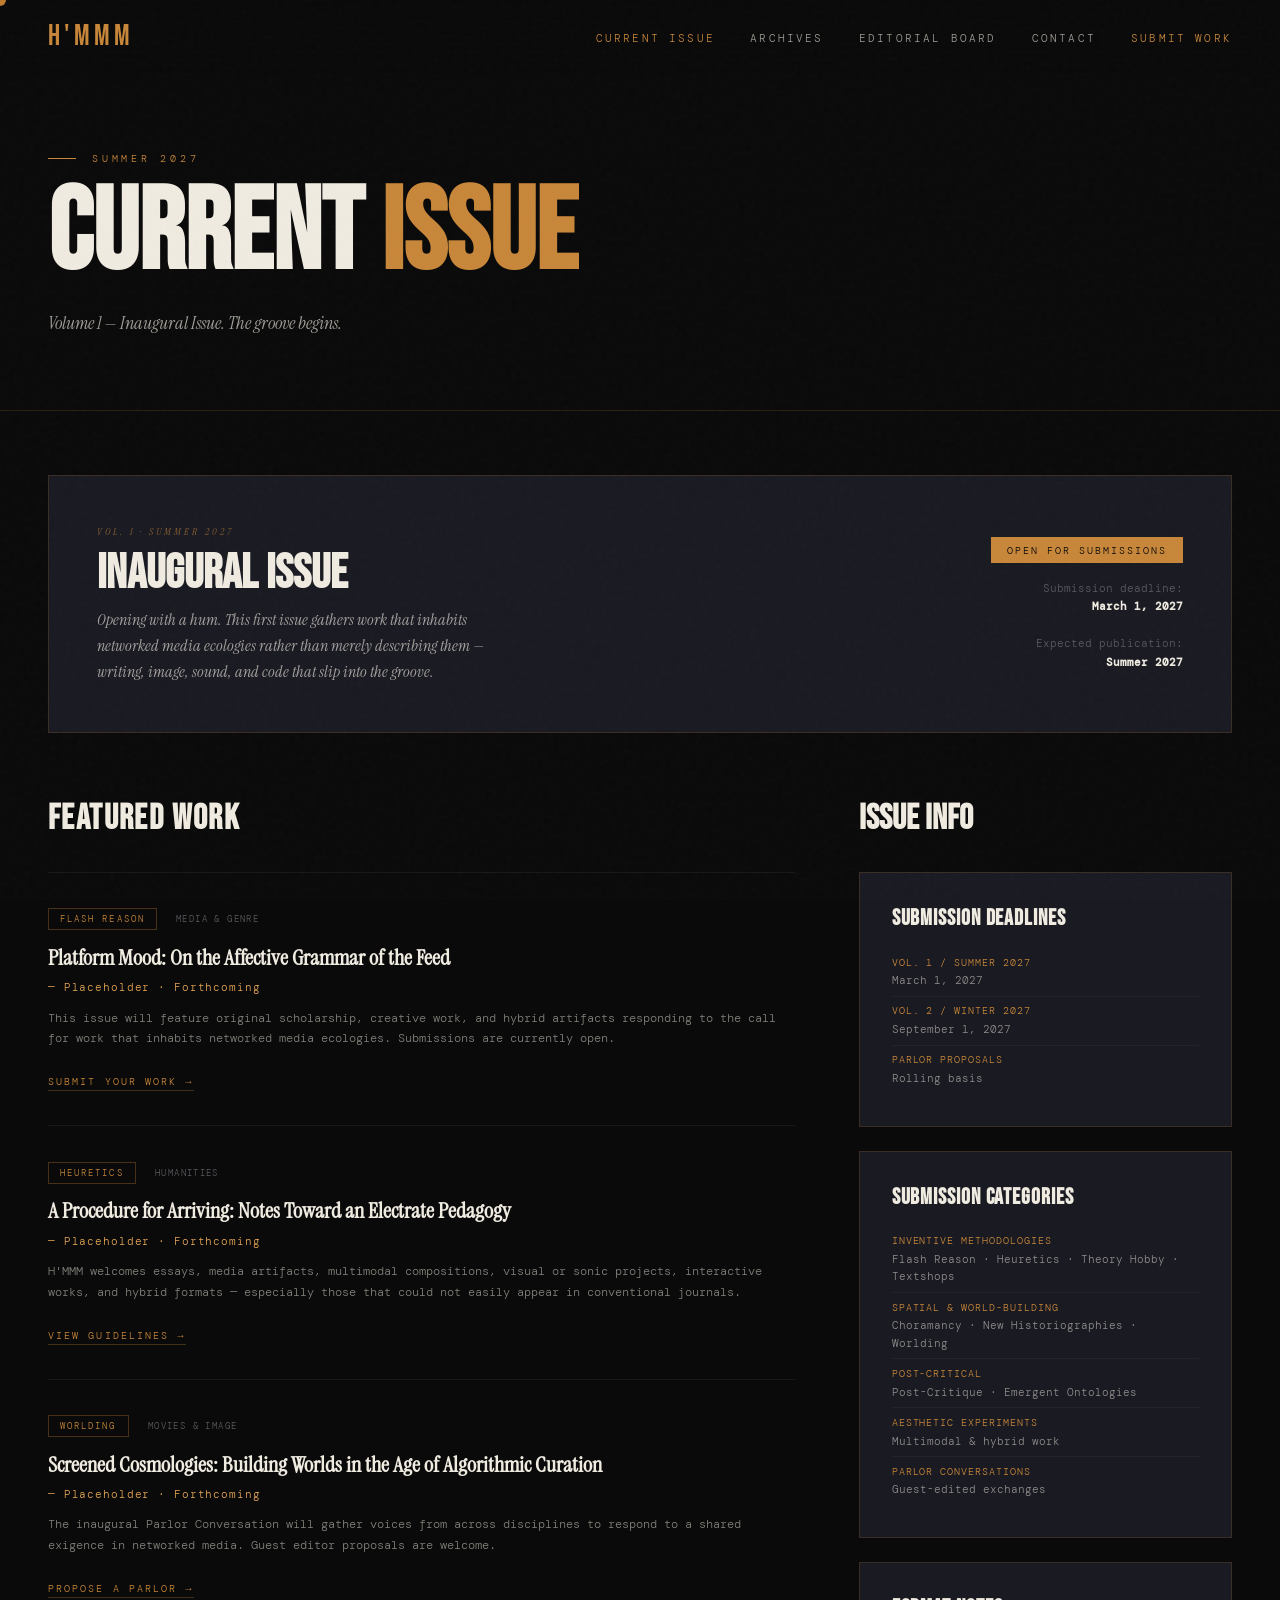
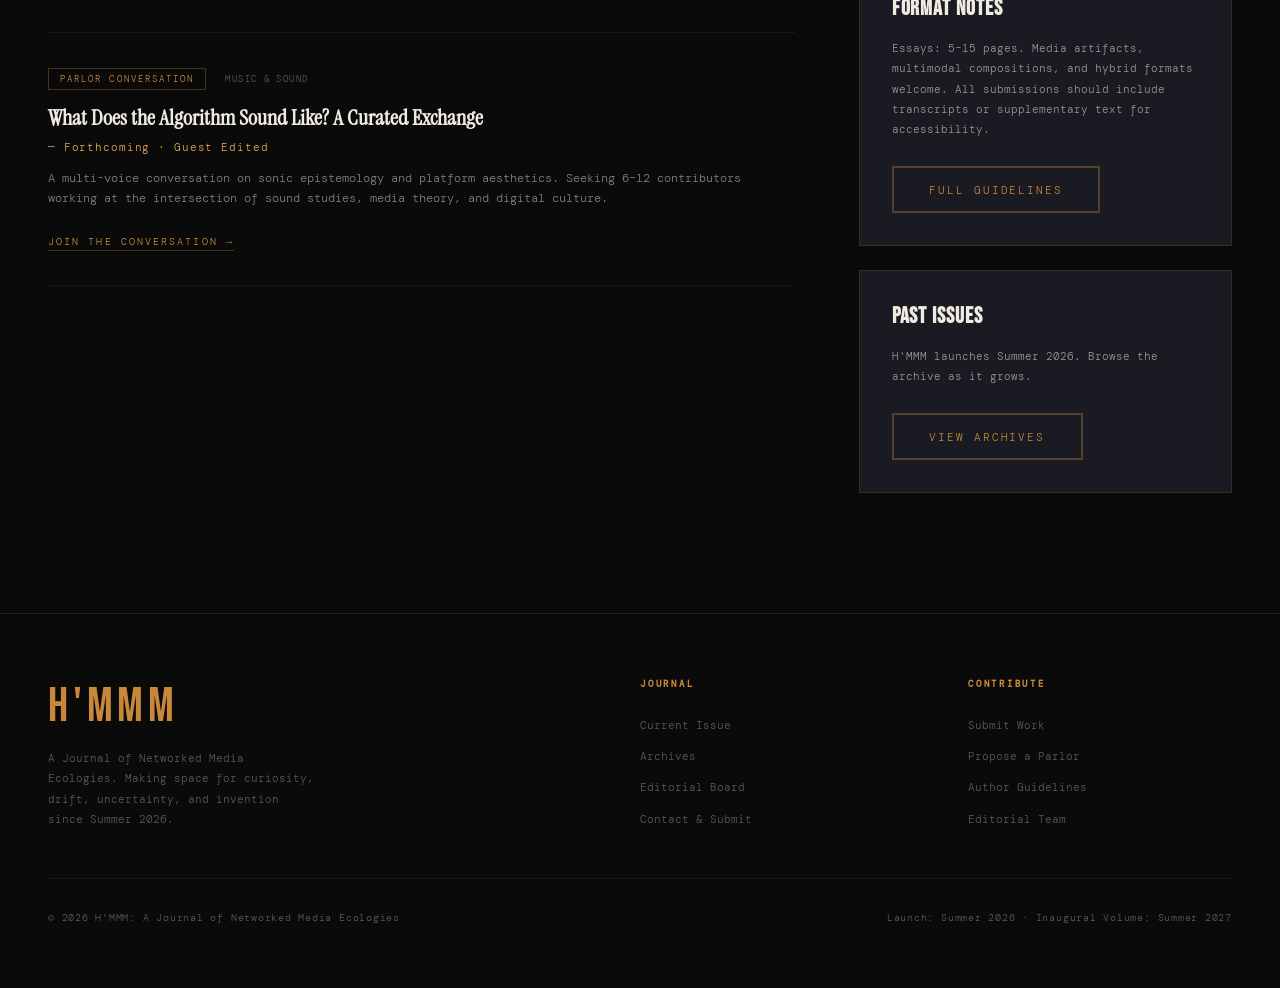
<file: current-issue.html>
<!DOCTYPE html>
<html lang="en">
<head>
<meta charset="UTF-8">
<meta name="viewport" content="width=device-width, initial-scale=1.0">
<title>Current Issue — H'MMM: A Journal of Networked Media Ecologies</title>
<link rel="preconnect" href="https://fonts.googleapis.com">
<link rel="preconnect" href="https://fonts.gstatic.com" crossorigin>
<link href="https://fonts.googleapis.com/css2?family=Instrument+Serif:ital@0;1&family=DM+Mono:ital,wght@0,300;0,400;1,300&family=Bebas+Neue&display=swap" rel="stylesheet">
<link rel="stylesheet" href="style.css">
</head>
<body>

<a href="#main-content" class="skip-link">Skip to main content</a>
<div class="cursor" id="cursor" aria-hidden="true"></div>

<!-- ── NAV ── -->
<nav class="site-nav" aria-label="Main navigation">
  <a href="index.html" class="nav-logo" aria-label="H'MMM — Home">H'MMM</a>
  <ul class="nav-links">
    <li><a href="current-issue.html" aria-current="page">Current Issue</a></li>
    <li><a href="archives.html">Archives</a></li>
    <li><a href="editorial-board.html">Editorial Board</a></li>
    <li><a href="contact.html">Contact</a></li>
    <li><a href="contact.html" class="nav-cta">Submit Work</a></li>
  </ul>
  <button class="nav-burger" id="nav-burger" aria-label="Toggle navigation menu" aria-expanded="false" aria-controls="mobile-nav">
    <span></span><span></span><span></span>
  </button>
</nav>

<div class="mobile-menu" id="mobile-nav" role="navigation" aria-label="Mobile navigation">
  <a href="index.html">Home</a>
  <a href="current-issue.html" aria-current="page">Current Issue</a>
  <a href="archives.html">Archives</a>
  <a href="editorial-board.html">Editorial Board</a>
  <a href="contact.html">Contact &amp; Submit</a>
</div>

<main id="main-content">

  <div class="page-hero">
    <p class="page-eyebrow">Summer 2027</p>
    <h1>Current <em>Issue</em></h1>
    <p class="page-hero-sub">Volume 1 — Inaugural Issue. The groove begins.</p>
  </div>

  <div class="issue-body inner">

    <!-- Banner -->
    <div class="issue-banner reveal">
      <div class="issue-banner-text">
        <p class="vol">Vol. 1 · Summer 2027</p>
        <h2>Inaugural Issue</h2>
        <p>Opening with a hum. This first issue gathers work that inhabits networked media ecologies rather than merely describing them — writing, image, sound, and code that slip into the groove.</p>
      </div>
      <div class="issue-status">
        <span class="status-badge">Open for Submissions</span>
        <p>Submission deadline:<br><strong style="color:var(--cream)">March 1, 2027</strong><br><br>Expected publication:<br><strong style="color:var(--cream)">Summer 2027</strong></p>
      </div>
    </div>

    <!-- Main Grid -->
    <div class="issue-grid">

      <!-- Articles -->
      <div class="articles-col">
        <h2>Featured Work</h2>

        <article class="article-card reveal">
          <div class="article-meta">
            <span class="art-tag">Flash Reason</span>
            <span class="art-domain">Media &amp; Genre</span>
          </div>
          <h3>Platform Mood: On the Affective Grammar of the Feed</h3>
          <p class="author">— Placeholder · Forthcoming</p>
          <p class="abstract">This issue will feature original scholarship, creative work, and hybrid artifacts responding to the call for work that inhabits networked media ecologies. Submissions are currently open.</p>
          <a href="contact.html" class="read-link">Submit Your Work →</a>
        </article>

        <article class="article-card reveal">
          <div class="article-meta">
            <span class="art-tag">Heuretics</span>
            <span class="art-domain">Humanities</span>
          </div>
          <h3>A Procedure for Arriving: Notes Toward an Electrate Pedagogy</h3>
          <p class="author">— Placeholder · Forthcoming</p>
          <p class="abstract">H'MMM welcomes essays, media artifacts, multimodal compositions, visual or sonic projects, interactive works, and hybrid formats — especially those that could not easily appear in conventional journals.</p>
          <a href="contact.html#guidelines" class="read-link">View Guidelines →</a>
        </article>

        <article class="article-card reveal">
          <div class="article-meta">
            <span class="art-tag">Worlding</span>
            <span class="art-domain">Movies &amp; Image</span>
          </div>
          <h3>Screened Cosmologies: Building Worlds in the Age of Algorithmic Curation</h3>
          <p class="author">— Placeholder · Forthcoming</p>
          <p class="abstract">The inaugural Parlor Conversation will gather voices from across disciplines to respond to a shared exigence in networked media. Guest editor proposals are welcome.</p>
          <a href="contact.html#parlor" class="read-link">Propose a Parlor →</a>
        </article>

        <article class="article-card reveal">
          <div class="article-meta">
            <span class="art-tag">Parlor Conversation</span>
            <span class="art-domain">Music &amp; Sound</span>
          </div>
          <h3>What Does the Algorithm Sound Like? A Curated Exchange</h3>
          <p class="author">— Forthcoming · Guest Edited</p>
          <p class="abstract">A multi-voice conversation on sonic epistemology and platform aesthetics. Seeking 6–12 contributors working at the intersection of sound studies, media theory, and digital culture.</p>
          <a href="contact.html" class="read-link">Join the Conversation →</a>
        </article>
      </div>

      <!-- Sidebar -->
      <aside class="sidebar" aria-label="Issue information">
        <h2>Issue Info</h2>

        <div class="sidebar-card reveal">
          <h3>Submission Deadlines</h3>
          <ul>
            <li><span>Vol. 1 / Summer 2027</span>March 1, 2027</li>
            <li><span>Vol. 2 / Winter 2027</span>September 1, 2027</li>
            <li><span>Parlor Proposals</span>Rolling basis</li>
          </ul>
        </div>

        <div class="sidebar-card reveal">
          <h3>Submission Categories</h3>
          <ul>
            <li><span>Inventive Methodologies</span>Flash Reason · Heuretics · Theory Hobby · Textshops</li>
            <li><span>Spatial &amp; World-Building</span>Choramancy · New Historiographies · Worlding</li>
            <li><span>Post-Critical</span>Post-Critique · Emergent Ontologies</li>
            <li><span>Aesthetic Experiments</span>Multimodal &amp; hybrid work</li>
            <li><span>Parlor Conversations</span>Guest-edited exchanges</li>
          </ul>
        </div>

        <div class="sidebar-card reveal">
          <h3>Format Notes</h3>
          <p>Essays: 5–15 pages. Media artifacts, multimodal compositions, and hybrid formats welcome. All submissions should include transcripts or supplementary text for accessibility.</p>
          <a href="contact.html#guidelines" class="btn btn-ghost" style="margin-top:.5rem;">Full Guidelines</a>
        </div>

        <div class="sidebar-card reveal">
          <h3>Past Issues</h3>
          <p>H'MMM launches Summer 2026. Browse the archive as it grows.</p>
          <a href="archives.html" class="btn btn-ghost" style="margin-top:.5rem;">View Archives</a>
        </div>
      </aside>
    </div>

  </div>
</main>

<!-- ── FOOTER ── -->
<footer class="site-footer">
  <div class="footer-inner">
    <div class="footer-brand">
      <div class="footer-logo" aria-label="H'MMM Journal">H'MMM</div>
      <p>A Journal of Networked Media Ecologies. Making space for curiosity, drift, uncertainty, and invention since Summer 2026.</p>
    </div>
    <nav class="footer-col" aria-label="Journal pages">
      <h3>Journal</h3>
      <ul>
        <li><a href="current-issue.html">Current Issue</a></li>
        <li><a href="archives.html">Archives</a></li>
        <li><a href="editorial-board.html">Editorial Board</a></li>
        <li><a href="contact.html">Contact &amp; Submit</a></li>
      </ul>
    </nav>
    <nav class="footer-col" aria-label="Contribute">
      <h3>Contribute</h3>
      <ul>
        <li><a href="contact.html">Submit Work</a></li>
        <li><a href="contact.html#parlor">Propose a Parlor</a></li>
        <li><a href="contact.html#guidelines">Author Guidelines</a></li>
        <li><a href="editorial-board.html">Editorial Team</a></li>
      </ul>
    </nav>
  </div>
  <div class="footer-bottom">
    <p>© 2026 H'MMM: A Journal of Networked Media Ecologies</p>
    <p>Launch: Summer 2026 · Inaugural Volume: Summer 2027</p>
  </div>
</footer>

<script src="main.js"></script>
</body>
</html>
</file>
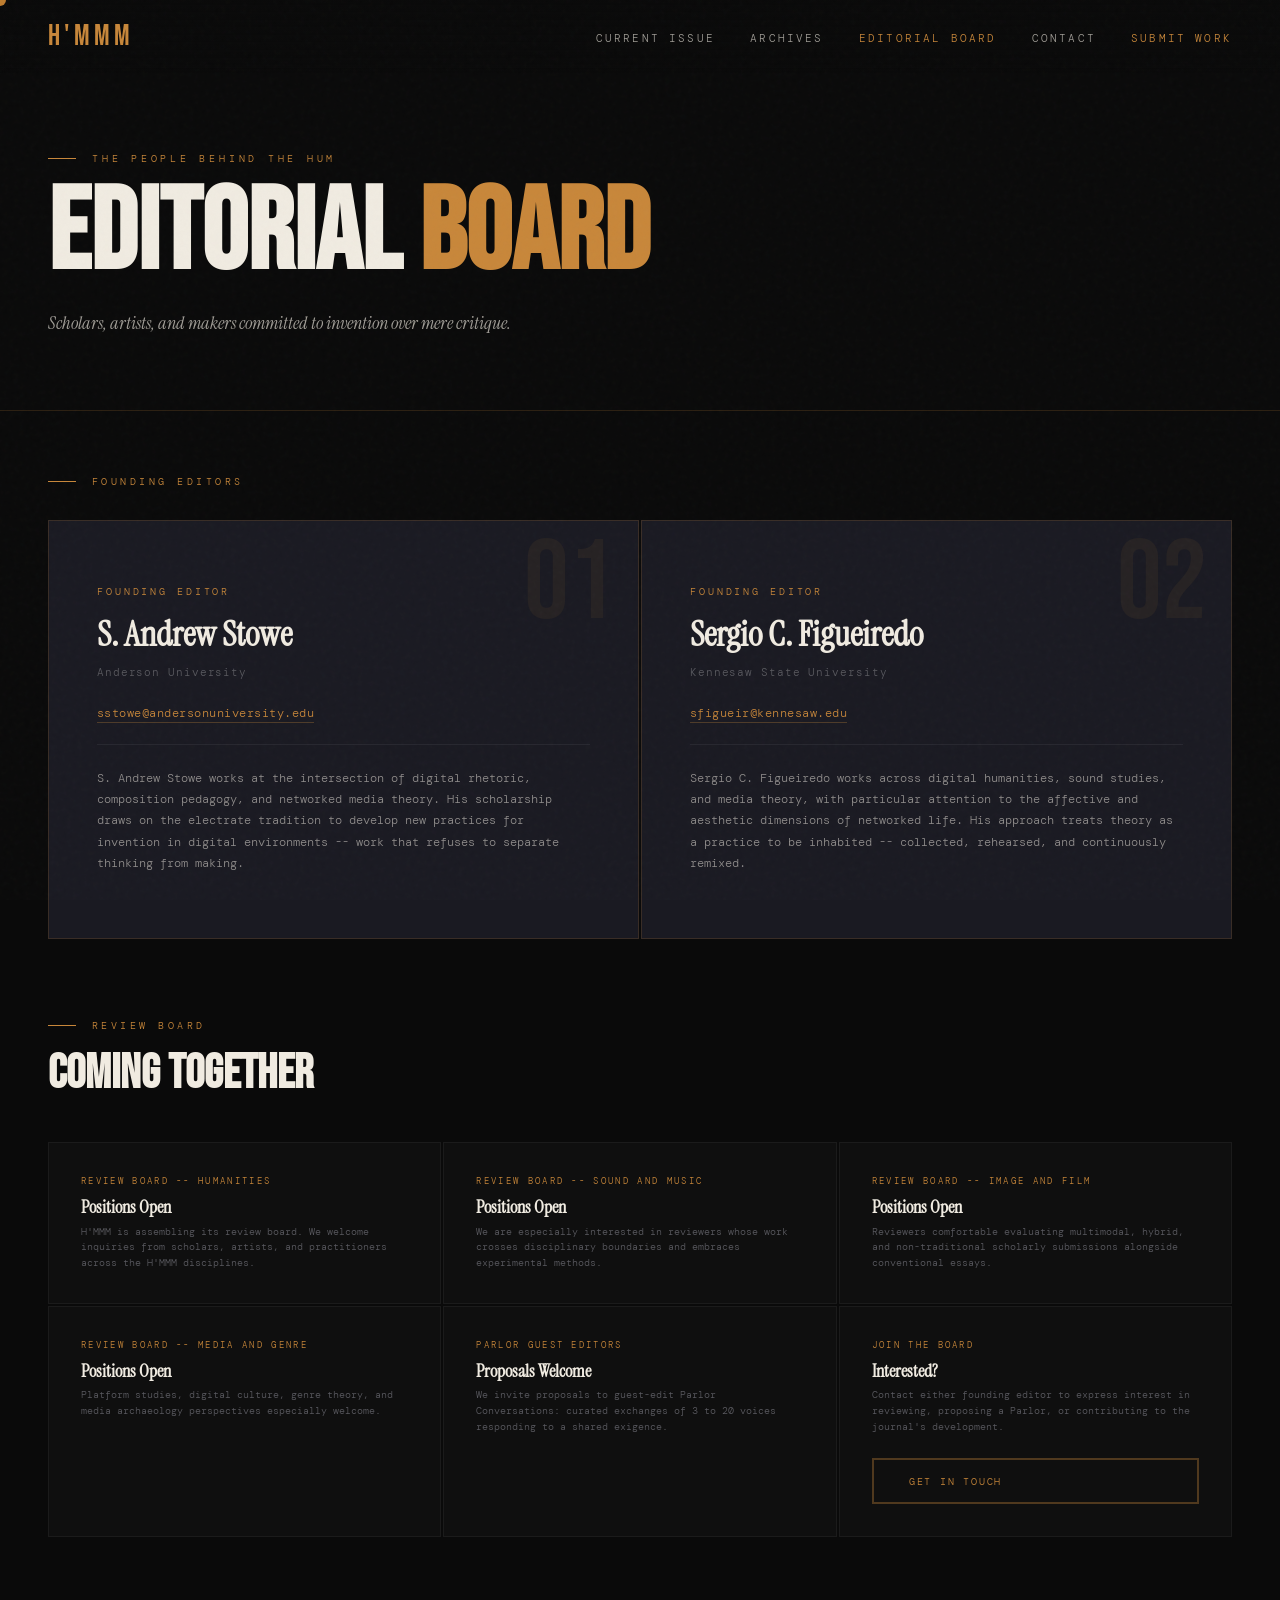
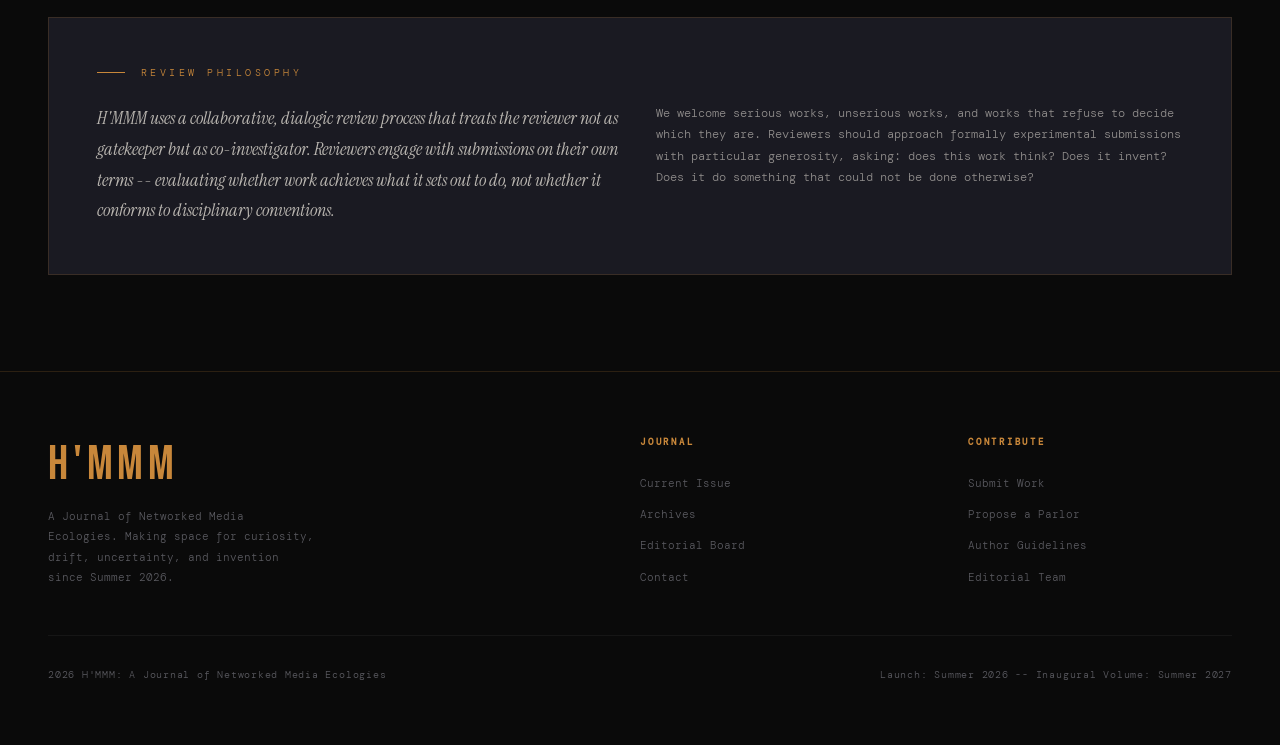
<file: editorial-board.html>
<!DOCTYPE html>
<html lang="en">
<head>
<meta charset="UTF-8">
<meta name="viewport" content="width=device-width, initial-scale=1.0">
<title>Editorial Board - HMMM Journal</title>
<link rel="preconnect" href="https://fonts.googleapis.com">
<link rel="preconnect" href="https://fonts.gstatic.com" crossorigin>
<link href="https://fonts.googleapis.com/css2?family=Instrument+Serif:ital@0;1&family=DM+Mono:ital,wght@0,300;0,400;1,300&family=Bebas+Neue&display=swap" rel="stylesheet">
<link rel="stylesheet" href="style.css">
</head>
<body>
<a href="#main-content" class="skip-link">Skip to main content</a>
<div class="cursor" id="cursor" aria-hidden="true"></div>
<nav class="site-nav" aria-label="Main navigation">
  <a href="index.html" class="nav-logo" aria-label="HMMM Home">H'MMM</a>
  <ul class="nav-links">
    <li><a href="current-issue.html">Current Issue</a></li>
    <li><a href="archives.html">Archives</a></li>
    <li><a href="editorial-board.html" aria-current="page">Editorial Board</a></li>
    <li><a href="contact.html">Contact</a></li>
    <li><a href="contact.html" class="nav-cta">Submit Work</a></li>
  </ul>
  <button class="nav-burger" id="nav-burger" aria-label="Toggle menu" aria-expanded="false" aria-controls="mobile-nav"><span></span><span></span><span></span></button>
</nav>
<div class="mobile-menu" id="mobile-nav" role="navigation" aria-label="Mobile nav">
  <a href="index.html">Home</a>
  <a href="current-issue.html">Current Issue</a>
  <a href="archives.html">Archives</a>
  <a href="editorial-board.html" aria-current="page">Editorial Board</a>
  <a href="contact.html">Contact</a>
</div>
<main id="main-content">
  <div class="page-hero">
    <p class="page-eyebrow">The People Behind the Hum</p>
    <h1>Editorial <em>Board</em></h1>
    <p class="page-hero-sub">Scholars, artists, and makers committed to invention over mere critique.</p>
  </div>
  <div class="board-body inner">
    <div style="margin-bottom:2rem;" class="reveal"><p class="section-label">Founding Editors</p></div>
    <div class="board-founders">
      <div class="founder-card reveal">
        <div class="founder-num" aria-hidden="true">01</div>
        <p class="founder-role">Founding Editor</p>
        <h2 class="founder-name">S. Andrew Stowe</h2>
        <p class="founder-affil">Anderson University</p>
        <div class="founder-email">
          <a href="mailto:sstowe@andersonuniversity.edu">sstowe@andersonuniversity.edu</a>
        </div>
        <p class="founder-bio">S. Andrew Stowe works at the intersection of digital rhetoric, composition pedagogy, and networked media theory. His scholarship draws on the electrate tradition to develop new practices for invention in digital environments -- work that refuses to separate thinking from making.</p>
      </div>
      <div class="founder-card reveal">
        <div class="founder-num" aria-hidden="true">02</div>
        <p class="founder-role">Founding Editor</p>
        <h2 class="founder-name">Sergio C. Figueiredo</h2>
        <p class="founder-affil">Kennesaw State University</p>
        <div class="founder-email">
          <a href="mailto:sfigueir@kennesaw.edu">sfigueir@kennesaw.edu</a>
        </div>
        <p class="founder-bio">Sergio C. Figueiredo works across digital humanities, sound studies, and media theory, with particular attention to the affective and aesthetic dimensions of networked life. His approach treats theory as a practice to be inhabited -- collected, rehearsed, and continuously remixed.</p>
      </div>
    </div>
    <div class="board-section-head reveal">
      <p class="section-label">Review Board</p>
      <h2>Coming Together</h2>
    </div>
    <div class="board-grid">
      <div class="board-card reveal">
        <p class="bc-role">Review Board -- Humanities</p>
        <h3 class="bc-name">Positions Open</h3>
        <p class="bc-affil">H'MMM is assembling its review board. We welcome inquiries from scholars, artists, and practitioners across the H'MMM disciplines.</p>
      </div>
      <div class="board-card reveal">
        <p class="bc-role">Review Board -- Sound and Music</p>
        <h3 class="bc-name">Positions Open</h3>
        <p class="bc-affil">We are especially interested in reviewers whose work crosses disciplinary boundaries and embraces experimental methods.</p>
      </div>
      <div class="board-card reveal">
        <p class="bc-role">Review Board -- Image and Film</p>
        <h3 class="bc-name">Positions Open</h3>
        <p class="bc-affil">Reviewers comfortable evaluating multimodal, hybrid, and non-traditional scholarly submissions alongside conventional essays.</p>
      </div>
      <div class="board-card reveal">
        <p class="bc-role">Review Board -- Media and Genre</p>
        <h3 class="bc-name">Positions Open</h3>
        <p class="bc-affil">Platform studies, digital culture, genre theory, and media archaeology perspectives especially welcome.</p>
      </div>
      <div class="board-card reveal">
        <p class="bc-role">Parlor Guest Editors</p>
        <h3 class="bc-name">Proposals Welcome</h3>
        <p class="bc-affil">We invite proposals to guest-edit Parlor Conversations: curated exchanges of 3 to 20 voices responding to a shared exigence.</p>
      </div>
      <div class="board-card reveal">
        <p class="bc-role">Join the Board</p>
        <h3 class="bc-name">Interested?</h3>
        <p class="bc-affil">Contact either founding editor to express interest in reviewing, proposing a Parlor, or contributing to the journal's development.</p>
        <a href="contact.html" class="btn btn-ghost" style="margin-top:1.5rem;font-size:.62rem;">Get in Touch</a>
      </div>
    </div>
    <div class="review-philosophy reveal">
      <p class="section-label" style="margin-bottom:1.5rem;">Review Philosophy</p>
      <div class="review-philosophy-grid">
        <p style="font-family:'Instrument Serif',serif;font-style:italic;font-size:1.1rem;line-height:1.75;opacity:.75;">H'MMM uses a collaborative, dialogic review process that treats the reviewer not as gatekeeper but as co-investigator. Reviewers engage with submissions on their own terms -- evaluating whether work achieves what it sets out to do, not whether it conforms to disciplinary conventions.</p>
        <p style="font-size:.72rem;line-height:1.85;color:rgba(240,235,225,.55);">We welcome serious works, unserious works, and works that refuse to decide which they are. Reviewers should approach formally experimental submissions with particular generosity, asking: does this work think? Does it invent? Does it do something that could not be done otherwise?</p>
      </div>
    </div>
  </div>
</main>
<footer class="site-footer">
  <div class="footer-inner">
    <div class="footer-brand">
      <div class="footer-logo" aria-label="HMMM Journal">H'MMM</div>
      <p>A Journal of Networked Media Ecologies. Making space for curiosity, drift, uncertainty, and invention since Summer 2026.</p>
    </div>
    <nav class="footer-col" aria-label="Journal pages">
      <h3>Journal</h3>
      <ul>
        <li><a href="current-issue.html">Current Issue</a></li>
        <li><a href="archives.html">Archives</a></li>
        <li><a href="editorial-board.html">Editorial Board</a></li>
        <li><a href="contact.html">Contact</a></li>
      </ul>
    </nav>
    <nav class="footer-col" aria-label="Contribute">
      <h3>Contribute</h3>
      <ul>
        <li><a href="contact.html">Submit Work</a></li>
        <li><a href="contact.html#parlor">Propose a Parlor</a></li>
        <li><a href="contact.html#guidelines">Author Guidelines</a></li>
        <li><a href="editorial-board.html">Editorial Team</a></li>
      </ul>
    </nav>
  </div>
  <div class="footer-bottom">
    <p>2026 H'MMM: A Journal of Networked Media Ecologies</p>
    <p>Launch: Summer 2026 -- Inaugural Volume: Summer 2027</p>
  </div>
</footer>
<script src="main.js"></script>
</body>
</html>
</file>
<file: style.css>
/* ═══════════════════════════════════════════════════════
   H'MMM JOURNAL — SHARED STYLESHEET
   Tokens · Reset · Nav · Footer · Utilities · All Pages
═══════════════════════════════════════════════════════ */

/* ── TOKENS ── */
:root {
  --black:        #0a0a0a;
  --cream:        #f0ebe1;
  --amber:        #c8873a;
  --amber-light:  #e8a856;
  --rust:         #9e3b1f;
  --mid:          #5a5a60;
  --groove:       #1a1a22;
  --border:       rgba(200,135,58,0.18);
}

/* ── RESET ── */
*, *::before, *::after { margin:0; padding:0; box-sizing:border-box; }
html { scroll-behavior: smooth; }
body {
  background: var(--black); color: var(--cream);
  font-family: 'DM Mono', monospace; font-weight: 300;
  overflow-x: hidden; min-height: 100vh;
}
body::before {
  content:''; position:fixed; inset:0;
  background-image: url("data:image/svg+xml,%3Csvg viewBox='0 0 200 200' xmlns='http://www.w3.org/2000/svg'%3E%3Cfilter id='n'%3E%3CfeTurbulence type='fractalNoise' baseFrequency='0.85' numOctaves='4' stitchTiles='stitch'/%3E%3C/filter%3E%3Crect width='100%25' height='100%25' filter='url(%23n)' opacity='0.035'/%3E%3C/svg%3E");
  pointer-events:none; z-index:9000; opacity:0.6;
}

/* ── ACCESSIBILITY ── */
.skip-link {
  position:absolute; top:-100px; left:1rem;
  background:var(--amber); color:var(--black);
  padding:.75rem 1.5rem; font-size:.8rem; letter-spacing:.1em;
  text-decoration:none; z-index:10000; transition:top .2s;
}
.skip-link:focus { top:1rem; }
:focus-visible { outline:2px solid var(--amber); outline-offset:3px; }
a:focus-visible, button:focus-visible { border-radius:2px; }

/* ── CURSOR ── */
.cursor {
  position:fixed; width:12px; height:12px; background:var(--amber);
  border-radius:50%; pointer-events:none; z-index:9999;
  transform:translate(-50%,-50%);
  transition:width .18s, height .18s, background .18s;
  mix-blend-mode:difference;
}
.cursor.h { width:38px; height:38px; background:var(--amber-light); }

/* ── NAV ── */
.site-nav {
  position:fixed; top:0; width:100%; z-index:200;
  padding:1.2rem 3rem;
  display:flex; justify-content:space-between; align-items:center;
  background:linear-gradient(to bottom,rgba(10,10,10,.96) 0%,transparent 100%);
  backdrop-filter:blur(3px);
}
.nav-logo {
  font-family:'Bebas Neue',sans-serif; font-size:1.8rem;
  letter-spacing:.15em; color:var(--amber); text-decoration:none;
}
.nav-links { display:flex; gap:2.2rem; list-style:none; }
.nav-links a {
  font-size:.68rem; letter-spacing:.2em; text-transform:uppercase;
  color:var(--cream); text-decoration:none; opacity:.65;
  transition:opacity .2s, color .2s;
}
.nav-links a:hover { opacity:1; color:var(--amber); }
.nav-links a[aria-current="page"] { opacity:1; color:var(--amber); }
.nav-cta { color:var(--amber)!important; opacity:1!important; }
.nav-burger {
  display:none; flex-direction:column; gap:5px;
  background:none; border:none; padding:4px; cursor:pointer;
}
.nav-burger span { display:block; width:22px; height:2px; background:var(--cream); transition:all .3s; }
.nav-burger[aria-expanded="true"] span:nth-child(1) { transform:rotate(45deg) translate(5px,5px); }
.nav-burger[aria-expanded="true"] span:nth-child(2) { opacity:0; }
.nav-burger[aria-expanded="true"] span:nth-child(3) { transform:rotate(-45deg) translate(5px,-5px); }
.mobile-menu {
  display:none; position:fixed; top:4rem; right:0; left:0;
  background:rgba(10,10,10,.97); padding:2rem 3rem;
  flex-direction:column; gap:1.2rem; z-index:199;
  border-bottom:1px solid var(--border);
}
.mobile-menu.open { display:flex; }
.mobile-menu a {
  font-size:.75rem; letter-spacing:.2em; text-transform:uppercase;
  color:var(--cream); text-decoration:none; opacity:.7;
  transition:color .2s, opacity .2s; padding:.5rem 0;
  border-bottom:1px solid rgba(255,255,255,.05);
}
.mobile-menu a:hover, .mobile-menu a[aria-current="page"] { color:var(--amber); opacity:1; }

/* ── LAYOUT UTILS ── */
.inner { max-width:1400px; margin:0 auto; }
.section-label {
  font-size:.62rem; letter-spacing:.35em; text-transform:uppercase;
  color:var(--amber); display:flex; align-items:center; gap:1rem;
}
.section-label::before { content:''; width:28px; height:1px; background:var(--amber); }

/* ── INTERIOR PAGE HERO ── */
.page-hero {
  padding:9.5rem 3rem 4.5rem;
  max-width:1400px; margin:0 auto;
  border-bottom:1px solid var(--border);
}
.page-eyebrow {
  font-size:.62rem; letter-spacing:.38em; text-transform:uppercase;
  color:var(--amber); margin-bottom:1.2rem;
  display:flex; align-items:center; gap:1rem;
}
.page-eyebrow::before { content:''; width:28px; height:1px; background:var(--amber); }
.page-hero h1 {
  font-family:'Bebas Neue',sans-serif;
  font-size:clamp(4rem,9vw,9rem);
  line-height:.88; color:var(--cream);
}
.page-hero h1 em { color:var(--amber); font-style:normal; }
.page-hero-sub {
  font-family:'Instrument Serif',serif; font-style:italic;
  font-size:1.15rem; color:var(--cream); opacity:.65;
  max-width:580px; line-height:1.65; margin-top:1.4rem;
}

/* ── BUTTONS ── */
.btn {
  display:inline-block; padding:.9rem 2.2rem;
  font-family:'DM Mono',monospace; font-size:.68rem;
  letter-spacing:.18em; text-transform:uppercase;
  text-decoration:none; transition:all .2s;
}
.btn-dark   { background:var(--black); color:var(--amber); border:2px solid var(--amber); }
.btn-dark:hover  { background:var(--groove); }
.btn-amber  { background:var(--amber); color:var(--black); border:2px solid var(--amber); }
.btn-amber:hover { background:var(--amber-light); border-color:var(--amber-light); }
.btn-ghost  { background:transparent; color:var(--amber); border:2px solid rgba(200,135,58,.35); }
.btn-ghost:hover { border-color:var(--amber); background:rgba(200,135,58,.07); }
.btn-outline-cream { background:transparent; color:var(--black); border:2px solid var(--black); }
.btn-outline-cream:hover { background:rgba(0,0,0,.1); }

/* ── FOOTER ── */
.site-footer {
  background:var(--black); padding:4rem 3rem;
  border-top:1px solid var(--border);
}
.footer-inner {
  max-width:1400px; margin:0 auto;
  display:grid; grid-template-columns:2fr 1fr 1fr; gap:4rem;
}
.footer-logo {
  font-family:'Bebas Neue',sans-serif; font-size:3rem;
  letter-spacing:.1em; color:var(--amber); margin-bottom:.8rem;
}
.footer-brand p { font-size:.7rem; color:var(--mid); line-height:1.82; max-width:270px; }
.footer-col h3 {
  font-size:.58rem; letter-spacing:.3em; text-transform:uppercase;
  color:var(--amber); margin-bottom:1.4rem;
}
.footer-col ul { list-style:none; display:flex; flex-direction:column; gap:.65rem; }
.footer-col ul li a { font-size:.7rem; color:var(--mid); text-decoration:none; transition:color .2s; }
.footer-col ul li a:hover { color:var(--cream); }
.footer-bottom {
  max-width:1400px; margin:3rem auto 0; padding-top:2rem;
  border-top:1px solid rgba(255,255,255,.05);
  display:flex; justify-content:space-between; align-items:center;
}
.footer-bottom p { font-size:.6rem; color:var(--mid); letter-spacing:.08em; }

/* ── ANIMATIONS ── */
@keyframes fadeUp   { from{opacity:0;transform:translateY(28px)} to{opacity:1;transform:translateY(0)} }
@keyframes fadeIn   { from{opacity:0} to{opacity:.72} }
@keyframes spin     { to{transform:rotate(360deg)} }
@keyframes ticker-anim { from{transform:translateX(0)} to{transform:translateX(-50%)} }
@keyframes scanline { 0%{left:-100%} 100%{left:100%} }
.reveal { opacity:0; transform:translateY(36px); transition:opacity .75s ease,transform .75s ease; }
.reveal.visible { opacity:1; transform:translateY(0); }

/* ── REDUCED MOTION ── */
@media (prefers-reduced-motion:reduce) {
  *,*::before,*::after { animation-duration:.01ms!important; animation-iteration-count:1!important; transition-duration:.01ms!important; }
  .reveal { opacity:1!important; transform:none!important; transition:none!important; }
}

/* ────────────────────────────────
   HOME
──────────────────────────────── */
.home-hero {
  min-height:100vh; display:grid; grid-template-columns:1fr 1fr;
  position:relative; overflow:hidden;
}
.home-hero-left {
  display:flex; flex-direction:column; justify-content:flex-end;
  padding:8rem 3rem 6rem; position:relative; z-index:2;
}
.hero-eyebrow {
  font-size:.65rem; letter-spacing:.35em; text-transform:uppercase;
  color:var(--amber); margin-bottom:2rem;
  opacity:0; animation:fadeUp .8s ease .3s forwards;
}
.hero-title {
  font-family:'Bebas Neue',sans-serif; font-size:clamp(7rem,14vw,16rem);
  line-height:.88; letter-spacing:-.02em; color:var(--cream);
  opacity:0; animation:fadeUp .9s ease .5s forwards;
}
.hero-title .ap { color:var(--amber); }
.hero-sub {
  font-family:'Instrument Serif',serif; font-style:italic;
  font-size:clamp(1.1rem,2vw,1.5rem); color:var(--cream);
  opacity:0; animation:fadeUp .9s ease .8s forwards;
  margin-top:1.5rem; line-height:1.5; max-width:480px;
}
.hero-meta {
  margin-top:3rem; display:flex; flex-direction:column; gap:.4rem;
  opacity:0; animation:fadeUp .9s ease 1.1s forwards;
}
.hero-meta span { font-size:.65rem; letter-spacing:.2em; text-transform:uppercase; color:var(--mid); }
.hero-meta strong { color:var(--cream); font-weight:400; }
.hero-right { position:relative; overflow:hidden; }
.vinyl-wrap {
  position:absolute; top:50%; left:50%; transform:translate(-50%,-50%);
  width:580px; height:580px; opacity:0; animation:fadeIn 1.5s ease .6s forwards;
}
.vinyl {
  width:100%; height:100%; border-radius:50%;
  background:radial-gradient(circle at 50% 50%,
    #1a1a1a 0%,#111 8%,#0d0d0d 8.5%,#1a1a1a 12%,#0d0d0d 12.5%,
    #1a1a1a 16%,#0d0d0d 16.5%,#1a1a1a 20%,#0d0d0d 20.5%,#1a1a1a 24%,
    #0d0d0d 24.5%,#1a1a1a 28%,#0d0d0d 28.5%,#1a1a1a 32%,#0d0d0d 32.5%,
    #1a1a1a 36%,#0d0d0d 36.5%,#1a1a1a 40%,#0d0d0d 40.5%,#1a1a1a 44%,
    #c8873a 44%,#c8873a 52%,#0d0d0d 52%,#1a1a1a 56%,#0d0d0d 56.5%,
    #1a1a1a 60%,#111 65%,#0d0d0d 65.5%,#1a1a1a 70%,#0d0d0d 71%,#1a1a1a 100%);
  animation:spin 20s linear infinite;
  box-shadow:0 0 80px rgba(200,135,58,.14),inset 0 0 60px rgba(0,0,0,.6);
}
.vinyl::after {
  content:''; position:absolute; top:50%; left:50%; transform:translate(-50%,-50%);
  width:58px; height:58px; background:var(--black); border-radius:50%;
  box-shadow:0 0 0 3px var(--amber);
}
.scroll-hint {
  position:absolute; bottom:2.5rem; left:3rem;
  display:flex; align-items:center; gap:1rem;
  opacity:0; animation:fadeUp .9s ease 1.4s forwards;
}
.scroll-hint span { font-size:.6rem; letter-spacing:.25em; text-transform:uppercase; color:var(--mid); }
.sline { width:40px; height:1px; background:var(--mid); position:relative; overflow:hidden; }
.sline::after {
  content:''; position:absolute; top:0; left:-100%;
  width:100%; height:100%; background:var(--amber);
  animation:scanline 2s ease 1.6s infinite;
}
.ticker { background:var(--amber); padding:.7rem 0; overflow:hidden; white-space:nowrap; }
.ticker-inner { display:inline-flex; animation:ticker-anim 28s linear infinite; }
.ticker-inner span { font-family:'Bebas Neue',sans-serif; font-size:1rem; letter-spacing:.2em; color:var(--black); padding:0 2rem; }
.ticker-inner .dot { color:var(--rust); padding:0; }
.home-about {
  padding:8rem 3rem; display:grid; grid-template-columns:2fr 3fr;
  gap:6rem; max-width:1400px; margin:0 auto;
}
.about-sticky { position:sticky; top:8rem; height:fit-content; }
.about-sticky h2 { font-family:'Bebas Neue',sans-serif; font-size:5rem; line-height:.9; color:var(--cream); margin-top:1.5rem; }
.about-sticky h2 em { color:var(--amber); font-style:normal; }
.about-body { display:flex; flex-direction:column; gap:2rem; padding-top:.5rem; }
.about-body p { font-family:'Instrument Serif',serif; font-size:1.22rem; line-height:1.78; color:var(--cream); opacity:.9; }
.about-body p:first-child { font-size:1.45rem; font-style:italic; border-left:2px solid var(--amber); padding-left:1.5rem; opacity:1; }
.disc-section { background:var(--groove); padding:6rem 3rem; }
.disc-header {
  display:flex; justify-content:space-between; align-items:flex-end;
  margin-bottom:4rem; padding-bottom:2rem; border-bottom:1px solid var(--border);
  max-width:1400px; margin-left:auto; margin-right:auto;
}
.disc-header h2 { font-family:'Bebas Neue',sans-serif; font-size:4rem; line-height:1; }
.disc-header p { font-size:.68rem; letter-spacing:.18em; text-transform:uppercase; color:var(--mid); max-width:260px; text-align:right; line-height:1.8; }
.disc-grid { display:grid; grid-template-columns:repeat(4,1fr); gap:2px; max-width:1400px; margin:0 auto; }
.disc-card { background:rgba(255,255,255,.03); padding:3rem 2rem; position:relative; overflow:hidden; transition:background .3s; }
.disc-card:hover { background:rgba(200,135,58,.07); }
.disc-card::before { content:attr(data-l); position:absolute; top:-.5rem; right:-.3rem; font-family:'Bebas Neue',sans-serif; font-size:9rem; color:rgba(200,135,58,.05); line-height:1; transition:color .3s; pointer-events:none; }
.disc-card:hover::before { color:rgba(200,135,58,.11); }
.disc-label { font-size:.58rem; letter-spacing:.3em; text-transform:uppercase; color:var(--amber); margin-bottom:.9rem; }
.disc-title { font-family:'Bebas Neue',sans-serif; font-size:2.1rem; letter-spacing:.04em; margin-bottom:1.4rem; line-height:1; }
.disc-desc { font-size:.73rem; line-height:1.82; color:rgba(240,235,225,.56); }
.sub-section { padding:8rem 3rem; max-width:1400px; margin:0 auto; }
.sub-header { margin-bottom:5rem; }
.sub-header h2 { font-family:'Bebas Neue',sans-serif; font-size:clamp(3rem,6vw,6rem); line-height:.9; margin-top:1rem; }
.sub-header h2 span { color:var(--amber); }
.cluster-grid { display:grid; grid-template-columns:repeat(3,1fr); gap:2px; }
.cluster-card { background:rgba(255,255,255,.02); border:1px solid rgba(255,255,255,.05); padding:2.5rem; transition:border-color .3s,background .3s; position:relative; overflow:hidden; }
.cluster-card::after { content:''; position:absolute; bottom:0; left:0; right:0; height:2px; background:var(--amber); transform:scaleX(0); transform-origin:left; transition:transform .4s ease; }
.cluster-card:hover::after { transform:scaleX(1); }
.cluster-card:hover { background:rgba(200,135,58,.04); border-color:rgba(200,135,58,.28); }
.cluster-num { font-family:'Bebas Neue',sans-serif; font-size:4rem; color:rgba(200,135,58,.14); line-height:1; margin-bottom:.8rem; }
.cluster-title { font-family:'Instrument Serif',serif; font-size:1.35rem; margin-bottom:.4rem; color:var(--cream); }
.cluster-motto { font-size:.62rem; letter-spacing:.2em; text-transform:uppercase; color:var(--amber); margin-bottom:1.4rem; }
.cat-list { display:flex; flex-direction:column; gap:.75rem; }
.cat-row { display:flex; gap:.9rem; align-items:flex-start; }
.cat-name { font-size:.7rem; letter-spacing:.08em; color:var(--amber-light); white-space:nowrap; padding-top:.1rem; }
.cat-desc { font-size:.68rem; color:rgba(240,235,225,.48); line-height:1.6; }
.fmt-section { background:var(--groove); padding:5rem 3rem; }
.fmt-inner { max-width:1400px; margin:0 auto; display:grid; grid-template-columns:1fr 2fr; gap:6rem; align-items:center; }
.fmt-left h2 { font-family:'Bebas Neue',sans-serif; font-size:4.2rem; line-height:.9; margin-top:1.3rem; }
.fmt-left h2 em { color:var(--amber); font-style:normal; }
.fmt-quote { margin-top:2rem; padding:1.8rem; border-left:2px solid var(--amber); background:rgba(200,135,58,.05); }
.fmt-quote p { font-family:'Instrument Serif',serif; font-style:italic; font-size:1.1rem; line-height:1.7; opacity:.82; }
.pills { display:flex; flex-wrap:wrap; gap:.75rem; }
.pill { padding:.45rem 1.1rem; border:1px solid rgba(200,135,58,.28); font-size:.62rem; letter-spacing:.14em; text-transform:uppercase; color:var(--cream); transition:all .2s; opacity:.68; }
.pill:hover { border-color:var(--amber); background:rgba(200,135,58,.09); opacity:1; }
.home-cta { background:var(--amber); padding:8rem 3rem; text-align:center; position:relative; overflow:hidden; }
.home-cta::before { content:"H'MMM"; position:absolute; top:50%; left:50%; transform:translate(-50%,-50%); font-family:'Bebas Neue',sans-serif; font-size:28rem; color:rgba(0,0,0,.055); white-space:nowrap; pointer-events:none; }
.home-cta h2 { font-family:'Bebas Neue',sans-serif; font-size:clamp(3rem,7vw,7rem); color:var(--black); line-height:.9; margin-bottom:1.4rem; position:relative; z-index:1; }
.home-cta > p { font-family:'Instrument Serif',serif; font-style:italic; font-size:1.25rem; color:var(--black); opacity:.68; max-width:560px; margin:0 auto 3rem; line-height:1.6; position:relative; z-index:1; }
.cta-btns { display:flex; gap:1rem; justify-content:center; flex-wrap:wrap; position:relative; z-index:1; }

/* ────────────────────────────────
   CURRENT ISSUE
──────────────────────────────── */
.issue-body { padding:4rem 3rem 6rem; max-width:1400px; margin:0 auto; }
.issue-banner { background:var(--groove); border:1px solid var(--border); padding:3rem; margin-bottom:4rem; display:flex; justify-content:space-between; align-items:center; gap:2rem; flex-wrap:wrap; }
.issue-banner-text .vol { font-size:.62rem; letter-spacing:.3em; text-transform:uppercase; color:var(--amber); margin-bottom:.6rem; }
.issue-banner-text h2 { font-family:'Bebas Neue',sans-serif; font-size:3rem; line-height:1; margin-bottom:.6rem; }
.issue-banner-text p { font-family:'Instrument Serif',serif; font-style:italic; font-size:1rem; opacity:.65; line-height:1.6; max-width:420px; }
.issue-status { text-align:right; flex-shrink:0; }
.status-badge { display:inline-block; background:var(--amber); color:var(--black); font-size:.62rem; letter-spacing:.2em; text-transform:uppercase; padding:.4rem 1rem; margin-bottom:1rem; }
.issue-status p { font-size:.68rem; color:var(--mid); line-height:1.7; }
.issue-grid { display:grid; grid-template-columns:2fr 1fr; gap:4rem; }
.articles-col h2 { font-family:'Bebas Neue',sans-serif; font-size:2.2rem; margin-bottom:2rem; letter-spacing:.04em; }
.article-card { border-bottom:1px solid rgba(255,255,255,.06); padding:2.2rem 0; }
.article-card:first-of-type { border-top:1px solid rgba(255,255,255,.06); }
.article-meta { display:flex; gap:1.2rem; align-items:center; margin-bottom:.8rem; flex-wrap:wrap; }
.art-tag { font-size:.58rem; letter-spacing:.22em; text-transform:uppercase; color:var(--amber); border:1px solid rgba(200,135,58,.32); padding:.25rem .7rem; }
.art-domain { font-size:.58rem; letter-spacing:.15em; text-transform:uppercase; color:var(--mid); }
.article-card h3 { font-family:'Instrument Serif',serif; font-size:1.4rem; line-height:1.3; color:var(--cream); margin-bottom:.5rem; }
.article-card .author { font-size:.68rem; color:var(--amber-light); letter-spacing:.08em; margin-bottom:.9rem; }
.article-card .abstract { font-size:.72rem; line-height:1.8; color:rgba(240,235,225,.52); margin-bottom:1.2rem; }
.read-link { font-size:.65rem; letter-spacing:.2em; text-transform:uppercase; color:var(--amber); text-decoration:none; border-bottom:1px solid rgba(200,135,58,.3); padding-bottom:2px; transition:border-color .2s,color .2s; }
.read-link:hover { color:var(--amber-light); border-color:var(--amber-light); }
.sidebar h2 { font-family:'Bebas Neue',sans-serif; font-size:2.2rem; margin-bottom:2rem; }
.sidebar-card { background:var(--groove); padding:2rem; margin-bottom:1.5rem; border:1px solid var(--border); }
.sidebar-card h3 { font-family:'Bebas Neue',sans-serif; font-size:1.4rem; letter-spacing:.04em; margin-bottom:1rem; }
.sidebar-card p { font-size:.7rem; line-height:1.8; color:rgba(240,235,225,.6); margin-bottom:1.2rem; }
.sidebar-card ul { list-style:none; }
.sidebar-card ul li { font-size:.68rem; color:rgba(240,235,225,.55); padding:.4rem 0; border-bottom:1px solid rgba(255,255,255,.04); line-height:1.6; }
.sidebar-card ul li:last-child { border-bottom:none; }
.sidebar-card ul li span { color:var(--amber); display:block; font-size:.6rem; letter-spacing:.1em; text-transform:uppercase; margin-bottom:.15rem; }

/* ────────────────────────────────
   ARCHIVES
──────────────────────────────── */
.arch-body { padding:4rem 3rem 6rem; max-width:1400px; margin:0 auto; }
.arch-intro { font-family:'Instrument Serif',serif; font-style:italic; font-size:1.1rem; line-height:1.75; color:var(--cream); opacity:.7; max-width:680px; margin-bottom:4rem; padding-bottom:3rem; border-bottom:1px solid var(--border); }
.arch-year { font-family:'Bebas Neue',sans-serif; font-size:5rem; color:rgba(200,135,58,.12); line-height:1; margin-bottom:1.5rem; }
.arch-grid { display:grid; grid-template-columns:repeat(3,1fr); gap:2px; }
.arch-card { background:rgba(255,255,255,.02); border:1px solid rgba(255,255,255,.05); padding:2.2rem; transition:background .3s,border-color .3s; position:relative; overflow:hidden; }
.arch-card::after { content:''; position:absolute; top:0; left:0; bottom:0; width:2px; background:var(--amber); transform:scaleY(0); transform-origin:top; transition:transform .35s ease; }
.arch-card:hover::after { transform:scaleY(1); }
.arch-card:hover { background:rgba(200,135,58,.04); border-color:rgba(200,135,58,.22); }
.arch-vol { font-size:.58rem; letter-spacing:.28em; text-transform:uppercase; color:var(--amber); margin-bottom:.7rem; }
.arch-title { font-family:'Instrument Serif',serif; font-size:1.25rem; color:var(--cream); margin-bottom:.5rem; line-height:1.3; }
.arch-theme { font-size:.68rem; color:rgba(240,235,225,.5); margin-bottom:1.2rem; line-height:1.6; }
.arch-count { font-size:.62rem; letter-spacing:.12em; text-transform:uppercase; color:var(--mid); }
.arch-upcoming { background:var(--groove); border:1px solid var(--border); padding:3rem; margin-top:4rem; }
.arch-upcoming h2 { font-family:'Bebas Neue',sans-serif; font-size:2.5rem; margin-bottom:1rem; }
.arch-upcoming p { font-size:.75rem; line-height:1.85; color:rgba(240,235,225,.6); max-width:640px; margin-bottom:1.8rem; }

/* ────────────────────────────────
   EDITORIAL BOARD
──────────────────────────────── */
.board-body { padding:4rem 3rem 6rem; max-width:1400px; margin:0 auto; }
.board-founders { display:grid; grid-template-columns:repeat(2,1fr); gap:2px; margin-bottom:5rem; }
.founder-card { background:var(--groove); padding:4rem 3rem; position:relative; overflow:hidden; border:1px solid var(--border); transition:background .3s; }
.founder-card:hover { background:rgba(200,135,58,.06); }
.founder-num { font-family:'Bebas Neue',sans-serif; font-size:7rem; color:rgba(200,135,58,.07); position:absolute; top:.5rem; right:1.5rem; line-height:1; }
.founder-role { font-size:.6rem; letter-spacing:.3em; text-transform:uppercase; color:var(--amber); margin-bottom:.9rem; }
.founder-name { font-family:'Instrument Serif',serif; font-size:2.2rem; color:var(--cream); line-height:1.2; margin-bottom:.6rem; }
.founder-affil { font-size:.7rem; color:var(--mid); letter-spacing:.08em; margin-bottom:1.4rem; }
.founder-email a { font-size:.78rem; color:var(--amber); text-decoration:none; letter-spacing:.04em; border-bottom:1px solid rgba(200,135,58,.3); padding-bottom:1px; transition:border-color .2s,color .2s; }
.founder-email a:hover { border-color:var(--amber); color:var(--amber-light); }
.founder-bio { font-size:.72rem; line-height:1.85; color:rgba(240,235,225,.55); margin-top:1.4rem; border-top:1px solid rgba(255,255,255,.06); padding-top:1.4rem; }
.board-section-head { margin-bottom:2.5rem; }
.board-section-head h2 { font-family:'Bebas Neue',sans-serif; font-size:3rem; margin-top:.8rem; }
.board-grid { display:grid; grid-template-columns:repeat(3,1fr); gap:2px; margin-bottom:5rem; }
.board-card { background:rgba(255,255,255,.02); border:1px solid rgba(255,255,255,.05); padding:2rem; transition:background .3s,border-color .3s; display:flex; flex-direction:column; }
.board-card:hover { background:rgba(200,135,58,.04); border-color:rgba(200,135,58,.22); }
.bc-role { font-size:.58rem; letter-spacing:.25em; text-transform:uppercase; color:var(--amber); margin-bottom:.5rem; }
.bc-name { font-family:'Instrument Serif',serif; font-size:1.15rem; color:var(--cream); margin-bottom:.3rem; }
.bc-affil { font-size:.65rem; color:var(--mid); line-height:1.5; flex:1; }
.review-philosophy { background:var(--groove); border:1px solid var(--border); padding:3rem; margin-top:2rem; }
.review-philosophy-grid { display:grid; grid-template-columns:1fr 1fr; gap:2rem; }

/* ────────────────────────────────
   CONTACT
──────────────────────────────── */
.contact-body { padding:4rem 3rem 6rem; max-width:1400px; margin:0 auto; }
.contact-grid { display:grid; grid-template-columns:1fr 1fr; gap:2px; margin-bottom:5rem; }
.contact-editor { background:var(--groove); padding:4rem 3rem; border:1px solid var(--border); position:relative; overflow:hidden; transition:background .3s; }
.contact-editor:hover { background:rgba(200,135,58,.05); }
.contact-editor .bg-letter { position:absolute; bottom:-2rem; right:-.5rem; font-family:'Bebas Neue',sans-serif; font-size:14rem; color:rgba(200,135,58,.04); line-height:1; pointer-events:none; }
.ce-label { font-size:.6rem; letter-spacing:.3em; text-transform:uppercase; color:var(--amber); margin-bottom:.8rem; }
.ce-name { font-family:'Instrument Serif',serif; font-size:1.9rem; color:var(--cream); line-height:1.2; margin-bottom:.4rem; }
.ce-affil { font-size:.7rem; color:var(--mid); letter-spacing:.06em; margin-bottom:2rem; }
.ce-email-block { margin-bottom:1.8rem; }
.ce-email-block label { font-size:.58rem; letter-spacing:.25em; text-transform:uppercase; color:var(--mid); display:block; margin-bottom:.4rem; }
.ce-email-block a { font-size:.88rem; color:var(--amber); text-decoration:none; letter-spacing:.04em; border-bottom:1px solid rgba(200,135,58,.3); padding-bottom:2px; transition:border-color .2s,color .2s; }
.ce-email-block a:hover { border-color:var(--amber-light); color:var(--amber-light); }
.ce-note { font-size:.7rem; line-height:1.8; color:rgba(240,235,225,.5); border-top:1px solid rgba(255,255,255,.06); padding-top:1.4rem; }
.contact-sections { display:grid; grid-template-columns:repeat(3,1fr); gap:2px; }
.contact-box { background:rgba(255,255,255,.02); border:1px solid rgba(255,255,255,.05); padding:2.5rem; transition:border-color .3s,background .3s; }
.contact-box:hover { background:rgba(200,135,58,.04); border-color:rgba(200,135,58,.22); }
.cb-icon { font-size:1.8rem; margin-bottom:1.2rem; }
.cb-title { font-family:'Bebas Neue',sans-serif; font-size:1.6rem; letter-spacing:.04em; margin-bottom:.8rem; }
.cb-body { font-size:.7rem; line-height:1.85; color:rgba(240,235,225,.55); margin-bottom:1.5rem; }
.guidelines-section { margin-top:5rem; padding-top:4rem; border-top:1px solid var(--border); }
.guidelines-section h2 { font-family:'Bebas Neue',sans-serif; font-size:3rem; margin-top:.8rem; margin-bottom:2.5rem; }
.guidelines-section h2 em { color:var(--amber); font-style:normal; }
.gl-grid { display:grid; grid-template-columns:repeat(2,1fr); gap:2rem; }
.gl-item { padding:2rem; background:rgba(255,255,255,.02); border:1px solid rgba(255,255,255,.05); }
.gl-num { font-family:'Bebas Neue',sans-serif; font-size:3rem; color:rgba(200,135,58,.15); line-height:1; margin-bottom:.5rem; }
.gl-title { font-size:.68rem; letter-spacing:.18em; text-transform:uppercase; color:var(--amber); margin-bottom:.7rem; }
.gl-text { font-size:.7rem; line-height:1.82; color:rgba(240,235,225,.55); }

/* ────────────────────────────────
   RESPONSIVE
──────────────────────────────── */
@media (max-width:1100px) {
  .home-hero { grid-template-columns:1fr; }
  .vinyl-wrap { opacity:.15!important; position:fixed; pointer-events:none; }
  .disc-grid { grid-template-columns:repeat(2,1fr); }
  .cluster-grid { grid-template-columns:repeat(2,1fr); }
  .home-about { grid-template-columns:1fr; gap:3rem; padding:5rem 3rem; }
  .about-sticky { position:static; }
  .fmt-inner { grid-template-columns:1fr; gap:3rem; }
  .issue-grid { grid-template-columns:1fr; }
  .arch-grid { grid-template-columns:repeat(2,1fr); }
  .review-philosophy-grid { grid-template-columns:1fr; }
}
@media (max-width:900px) {
  .site-nav { padding:1rem 1.5rem; }
  .nav-links { display:none; }
  .nav-burger { display:flex; }
  .home-hero-left { padding:7rem 1.5rem 4rem; }
  .home-about, .sub-section { padding:4rem 1.5rem; }
  .disc-section, .fmt-section { padding:4rem 1.5rem; }
  .disc-header { padding-left:0; padding-right:0; }
  .issue-body, .arch-body, .board-body, .contact-body { padding:3rem 1.5rem 4rem; }
  .page-hero { padding:8rem 1.5rem 3rem; }
  .board-founders, .contact-grid { grid-template-columns:1fr; }
  .contact-sections { grid-template-columns:1fr; }
  .gl-grid { grid-template-columns:1fr; }
  .board-grid { grid-template-columns:repeat(2,1fr); }
  .footer-inner { grid-template-columns:1fr 1fr; gap:2.5rem; }
  .site-footer { padding:3rem 1.5rem; }
}
@media (max-width:600px) {
  .disc-grid, .cluster-grid, .arch-grid, .board-grid { grid-template-columns:1fr; }
  .issue-banner { flex-direction:column; }
  .issue-status { text-align:left; }
  .footer-inner { grid-template-columns:1fr; }
  .footer-bottom { flex-direction:column; gap:1rem; text-align:center; }
}
</file>
